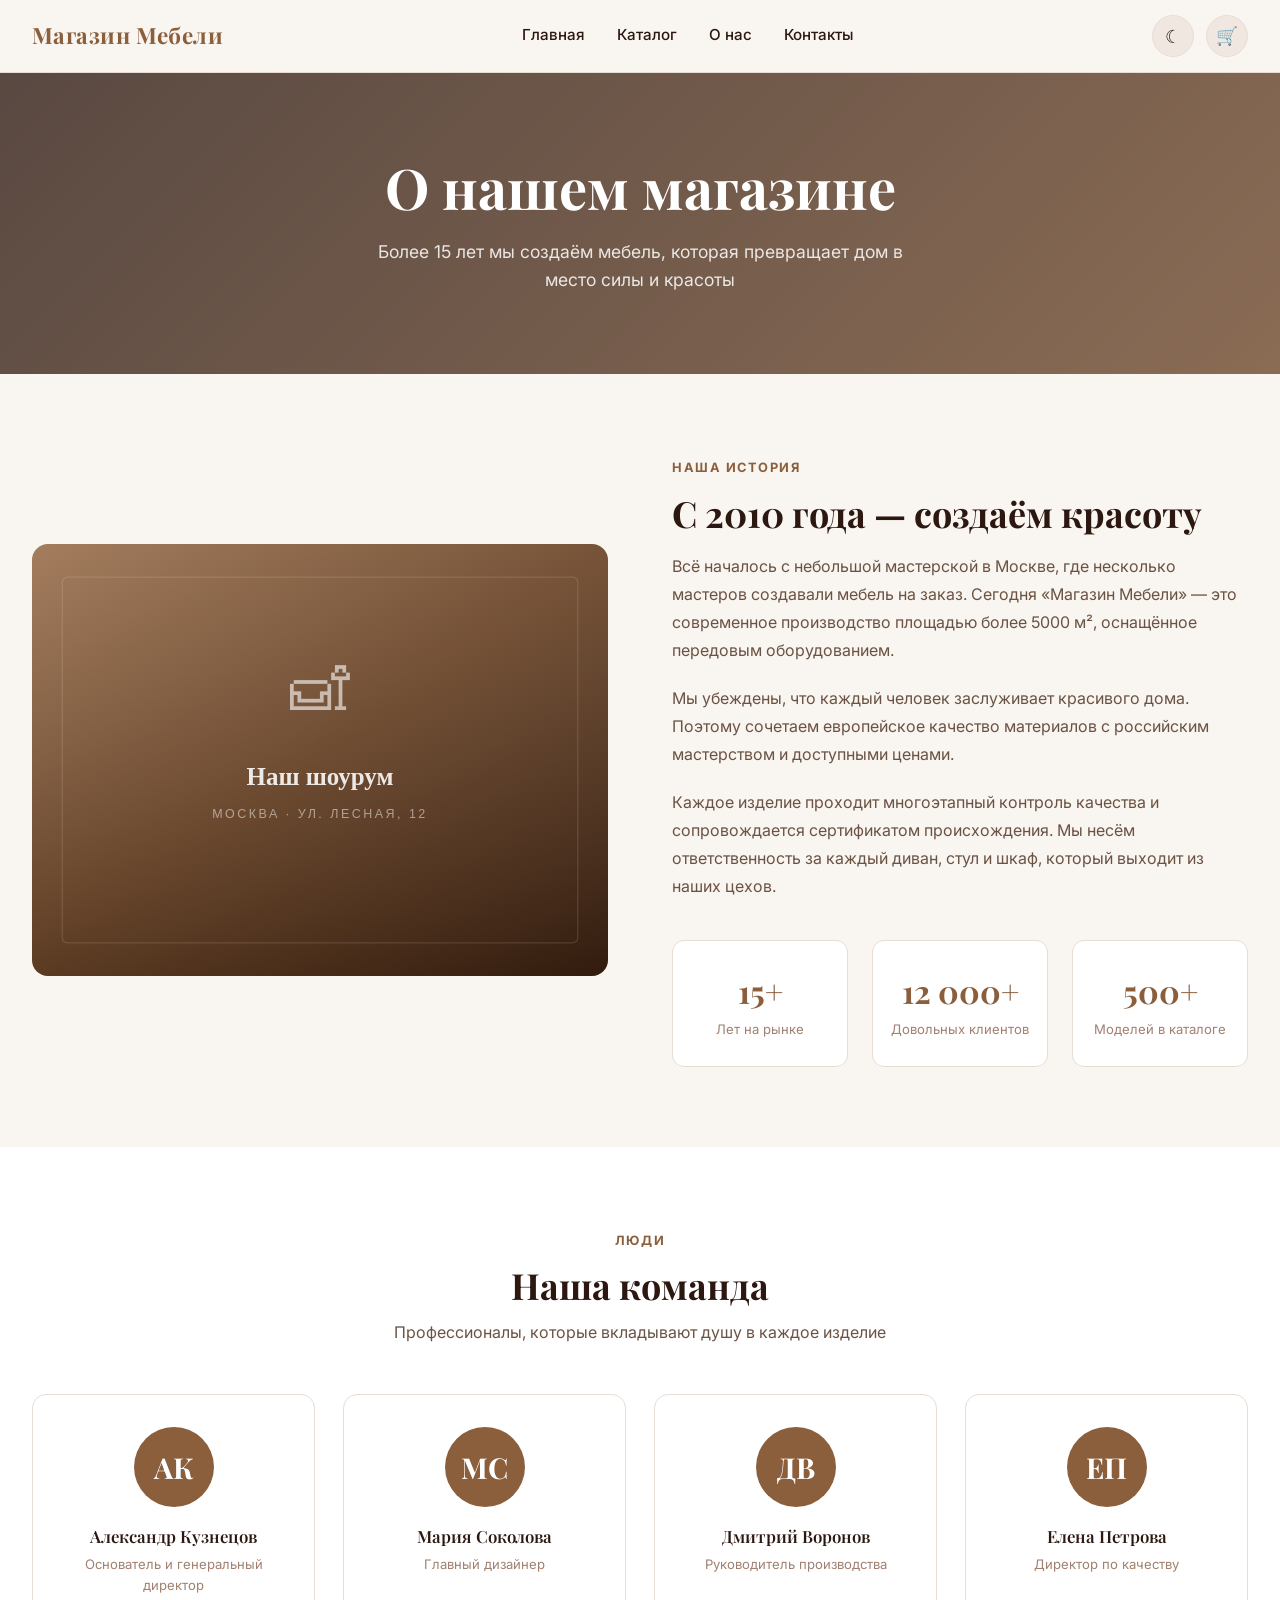
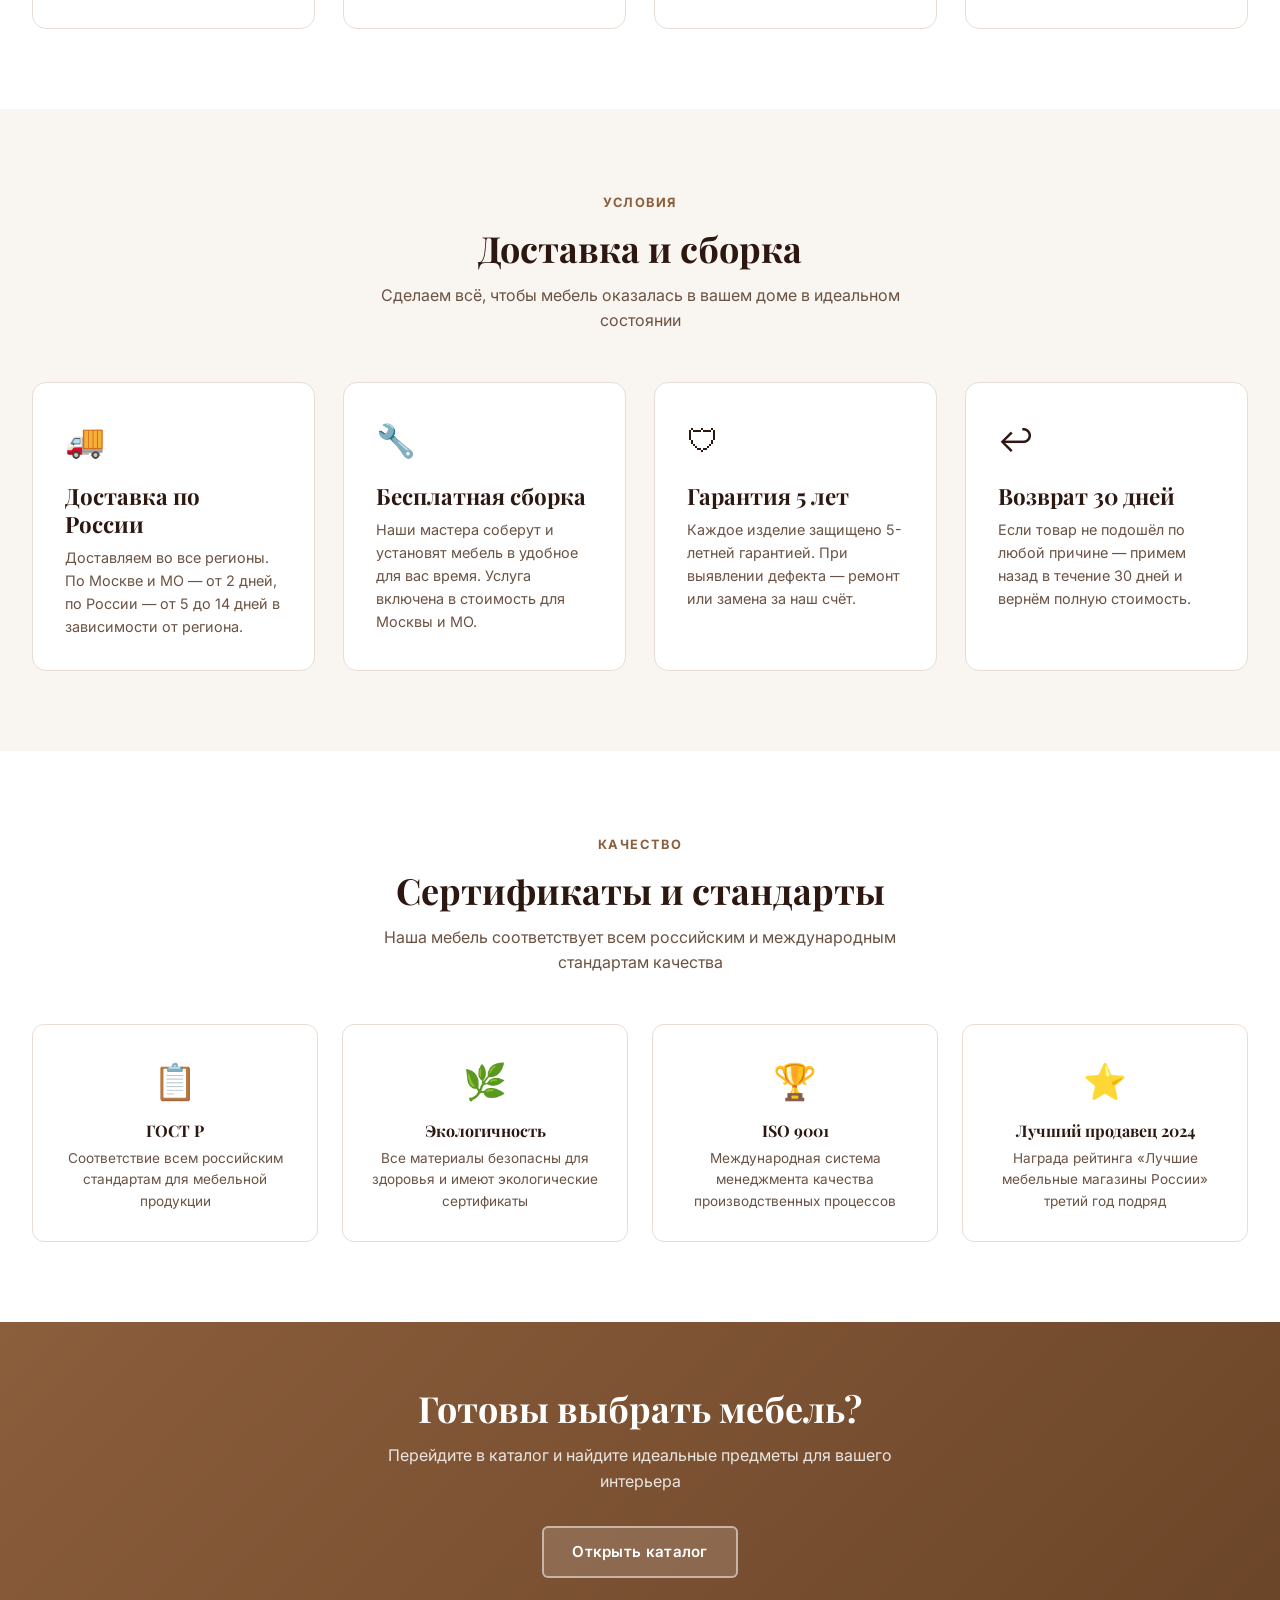
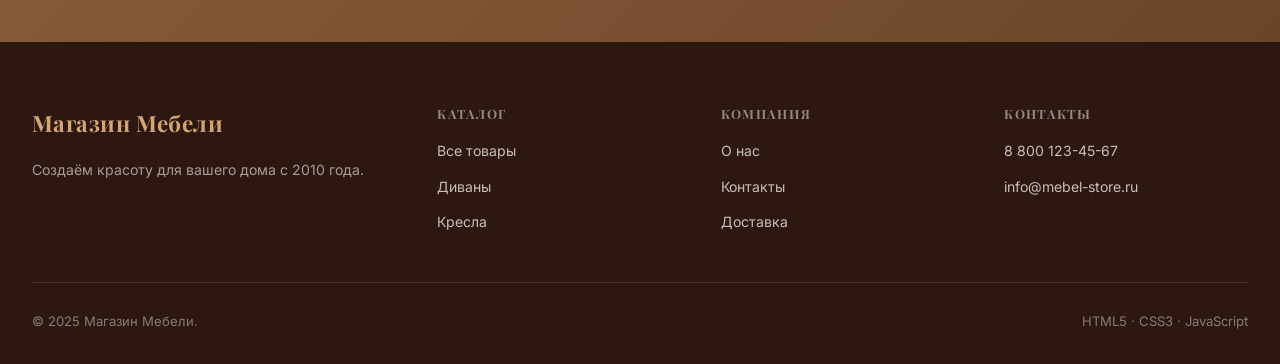
<file: about (1).html>
<!DOCTYPE html>
<html lang="ru">
<head>
  <meta charset="UTF-8">
  <meta name="viewport" content="width=device-width, initial-scale=1.0">
  <meta name="description" content="О компании Магазин Мебели — история, команда, доставка и гарантия.">
  <title>О нас — Магазин Мебели</title>
  <link rel="stylesheet" href="styles.css">
</head>
<body>

  <!-- ШАПКА -->
  <header>
    <div class="header-inner">
      <a href="index.html" class="logo">Магазин Мебели</a>
      <nav>
        <a href="index.html">Главная</a>
        <a href="catalog.html">Каталог</a>
        <a href="about.html" class="active">О нас</a>
        <a href="contact.html">Контакты</a>
      </nav>
      <div class="header-actions">
        <button class="btn-icon theme-toggle" title="Тёмная тема">☾</button>
        <a href="cart.html" class="btn-icon" style="position:relative;" title="Корзина">
          🛒
          <span class="cart-count"></span>
        </a>
      </div>
      <button class="burger" aria-label="Меню">
        <span></span><span></span><span></span>
      </button>
    </div>
  </header>

  <div class="mobile-menu">
    <a href="index.html">Главная</a>
    <a href="catalog.html">Каталог</a>
    <a href="about.html">О нас</a>
    <a href="contact.html">Контакты</a>
    <a href="cart.html">Корзина</a>
  </div>

  <main>
    <!-- HERO -->
    <div class="about-hero">
      <h1>О нашем магазине</h1>
      <p>Более 15 лет мы создаём мебель, которая превращает дом в место силы и красоты</p>
    </div>

    <!-- ИСТОРИЯ -->
    <section class="about-section">
      <div class="container">
        <div class="about-layout">
          <div class="about-image" id="about-img-wrap">
            <!-- SVG генерируется через JS -->
          </div>
          <div class="about-text">
            <span class="section-label">Наша история</span>
            <h2>С 2010 года — создаём красоту</h2>
            <p>Всё началось с небольшой мастерской в Москве, где несколько мастеров создавали мебель на заказ. Сегодня «Магазин Мебели» — это современное производство площадью более 5000 м², оснащённое передовым оборудованием.</p>
            <p>Мы убеждены, что каждый человек заслуживает красивого дома. Поэтому сочетаем европейское качество материалов с российским мастерством и доступными ценами.</p>
            <p>Каждое изделие проходит многоэтапный контроль качества и сопровождается сертификатом происхождения. Мы несём ответственность за каждый диван, стул и шкаф, который выходит из наших цехов.</p>

            <div class="about-stats">
              <div class="stat-item">
                <span class="stat-number">15+</span>
                <span class="stat-label">Лет на рынке</span>
              </div>
              <div class="stat-item">
                <span class="stat-number">12 000+</span>
                <span class="stat-label">Довольных клиентов</span>
              </div>
              <div class="stat-item">
                <span class="stat-number">500+</span>
                <span class="stat-label">Моделей в каталоге</span>
              </div>
            </div>
          </div>
        </div>
      </div>
    </section>

    <!-- КОМАНДА -->
    <section class="section" style="background:var(--bg-secondary);">
      <div class="container">
        <div class="section-header">
          <span class="section-label">Люди</span>
          <h2>Наша команда</h2>
          <p>Профессионалы, которые вкладывают душу в каждое изделие</p>
        </div>
        <div class="team-grid">
          <div class="team-card">
            <div class="team-avatar">АК</div>
            <div class="team-name">Александр Кузнецов</div>
            <div class="team-role">Основатель и генеральный директор</div>
          </div>
          <div class="team-card">
            <div class="team-avatar">МС</div>
            <div class="team-name">Мария Соколова</div>
            <div class="team-role">Главный дизайнер</div>
          </div>
          <div class="team-card">
            <div class="team-avatar">ДВ</div>
            <div class="team-name">Дмитрий Воронов</div>
            <div class="team-role">Руководитель производства</div>
          </div>
          <div class="team-card">
            <div class="team-avatar">ЕП</div>
            <div class="team-name">Елена Петрова</div>
            <div class="team-role">Директор по качеству</div>
          </div>
        </div>
      </div>
    </section>

    <!-- ДОСТАВКА -->
    <section class="section">
      <div class="container">
        <div class="section-header">
          <span class="section-label">Условия</span>
          <h2>Доставка и сборка</h2>
          <p>Сделаем всё, чтобы мебель оказалась в вашем доме в идеальном состоянии</p>
        </div>
        <div class="delivery-grid">
          <div class="delivery-card">
            <div class="delivery-icon">🚚</div>
            <h3>Доставка по России</h3>
            <p>Доставляем во все регионы. По Москве и МО — от 2 дней, по России — от 5 до 14 дней в зависимости от региона.</p>
          </div>
          <div class="delivery-card">
            <div class="delivery-icon">🔧</div>
            <h3>Бесплатная сборка</h3>
            <p>Наши мастера соберут и установят мебель в удобное для вас время. Услуга включена в стоимость для Москвы и МО.</p>
          </div>
          <div class="delivery-card">
            <div class="delivery-icon">🛡</div>
            <h3>Гарантия 5 лет</h3>
            <p>Каждое изделие защищено 5-летней гарантией. При выявлении дефекта — ремонт или замена за наш счёт.</p>
          </div>
          <div class="delivery-card">
            <div class="delivery-icon">↩</div>
            <h3>Возврат 30 дней</h3>
            <p>Если товар не подошёл по любой причине — примем назад в течение 30 дней и вернём полную стоимость.</p>
          </div>
        </div>
      </div>
    </section>

    <!-- СЕРТИФИКАТЫ -->
    <section class="section" style="background:var(--bg-secondary);">
      <div class="container">
        <div class="section-header">
          <span class="section-label">Качество</span>
          <h2>Сертификаты и стандарты</h2>
          <p>Наша мебель соответствует всем российским и международным стандартам качества</p>
        </div>
        <div style="display:grid;grid-template-columns:repeat(auto-fit,minmax(220px,1fr));gap:1.5rem;">
          <div style="background:var(--bg-card);border:1px solid var(--border);border-radius:12px;padding:1.75rem;text-align:center;">
            <div style="font-size:2.2rem;margin-bottom:0.75rem;">📋</div>
            <h3 style="font-size:1rem;margin-bottom:0.4rem;">ГОСТ Р</h3>
            <p style="font-size:0.85rem;color:var(--text-secondary);">Соответствие всем российским стандартам для мебельной продукции</p>
          </div>
          <div style="background:var(--bg-card);border:1px solid var(--border);border-radius:12px;padding:1.75rem;text-align:center;">
            <div style="font-size:2.2rem;margin-bottom:0.75rem;">🌿</div>
            <h3 style="font-size:1rem;margin-bottom:0.4rem;">Экологичность</h3>
            <p style="font-size:0.85rem;color:var(--text-secondary);">Все материалы безопасны для здоровья и имеют экологические сертификаты</p>
          </div>
          <div style="background:var(--bg-card);border:1px solid var(--border);border-radius:12px;padding:1.75rem;text-align:center;">
            <div style="font-size:2.2rem;margin-bottom:0.75rem;">🏆</div>
            <h3 style="font-size:1rem;margin-bottom:0.4rem;">ISO 9001</h3>
            <p style="font-size:0.85rem;color:var(--text-secondary);">Международная система менеджмента качества производственных процессов</p>
          </div>
          <div style="background:var(--bg-card);border:1px solid var(--border);border-radius:12px;padding:1.75rem;text-align:center;">
            <div style="font-size:2.2rem;margin-bottom:0.75rem;">⭐</div>
            <h3 style="font-size:1rem;margin-bottom:0.4rem;">Лучший продавец 2024</h3>
            <p style="font-size:0.85rem;color:var(--text-secondary);">Награда рейтинга «Лучшие мебельные магазины России» третий год подряд</p>
          </div>
        </div>
      </div>
    </section>

    <!-- CTA -->
    <section style="background:linear-gradient(135deg,var(--accent),var(--accent-dark));padding:4rem 2rem;text-align:center;">
      <div style="max-width:520px;margin:0 auto;">
        <h2 style="color:#fff;margin-bottom:0.75rem;">Готовы выбрать мебель?</h2>
        <p style="color:rgba(255,255,255,0.85);margin-bottom:2rem;">Перейдите в каталог и найдите идеальные предметы для вашего интерьера</p>
        <a href="catalog.html" class="btn btn-light">Открыть каталог</a>
      </div>
    </section>
  </main>

  <!-- ПОДВАЛ -->
  <footer>
    <div class="container">
      <div class="footer-grid">
        <div class="footer-brand">
          <span class="logo">Магазин Мебели</span>
          <p>Создаём красоту для вашего дома с 2010 года.</p>
        </div>
        <div class="footer-col">
          <h4>Каталог</h4>
          <ul>
            <li><a href="catalog.html">Все товары</a></li>
            <li><a href="catalog.html">Диваны</a></li>
            <li><a href="catalog.html">Кресла</a></li>
          </ul>
        </div>
        <div class="footer-col">
          <h4>Компания</h4>
          <ul>
            <li><a href="about.html">О нас</a></li>
            <li><a href="contact.html">Контакты</a></li>
            <li><a href="about.html">Доставка</a></li>
          </ul>
        </div>
        <div class="footer-col">
          <h4>Контакты</h4>
          <ul>
            <li><a href="tel:+78001234567">8 800 123-45-67</a></li>
            <li><a href="mailto:info@mebel-store.ru">info@mebel-store.ru</a></li>
          </ul>
        </div>
      </div>
      <div class="footer-bottom">
        <span>© 2025 Магазин Мебели.</span>
        <span>HTML5 · CSS3 · JavaScript</span>
      </div>
    </div>
  </footer>

  <script src="products.js"></script>
  <script src="script.js"></script>
  <script>
    // Изображение шоурума (встроенный SVG — без интернета)
    const aboutSvg = `<svg xmlns="http://www.w3.org/2000/svg" width="700" height="520" viewBox="0 0 700 520">
      <defs>
        <linearGradient id="bg" x1="0" y1="0" x2="1" y2="1">
          <stop offset="0%" stop-color="#9c7250"/>
          <stop offset="50%" stop-color="#6b4528"/>
          <stop offset="100%" stop-color="#3a2010"/>
        </linearGradient>
        <linearGradient id="panel" x1="0" y1="0" x2="0" y2="1">
          <stop offset="0%" stop-color="rgba(255,255,255,0.08)"/>
          <stop offset="100%" stop-color="rgba(0,0,0,0.15)"/>
        </linearGradient>
      </defs>
      <rect width="700" height="520" fill="url(#bg)"/>
      <rect x="0" y="0" width="700" height="520" fill="url(#panel)"/>
      <rect x="40" y="40" width="620" height="440" fill="none" stroke="rgba(255,255,255,0.12)" stroke-width="1.5" rx="6"/>
      <text x="350" y="200" text-anchor="middle" font-size="72" fill="rgba(255,255,255,0.6)">🛋</text>
      <text x="350" y="290" text-anchor="middle" font-family="Georgia,serif" font-size="30" fill="rgba(255,255,255,0.88)" font-weight="bold">Наш шоурум</text>
      <text x="350" y="330" text-anchor="middle" font-family="Arial,sans-serif" font-size="15" fill="rgba(255,255,255,0.5)" letter-spacing="3">МОСКВА · УЛ. ЛЕСНАЯ, 12</text>
    </svg>`;
    const aboutSrc = 'data:image/svg+xml;base64,' + btoa(unescape(encodeURIComponent(aboutSvg)));
    const wrap = document.getElementById('about-img-wrap');
    if (wrap) {
      wrap.innerHTML = `<img src="${aboutSrc}" alt="Наш шоурум" style="width:100%;height:100%;object-fit:cover;">`;
    }
  </script>
</body>
</html>
</file>
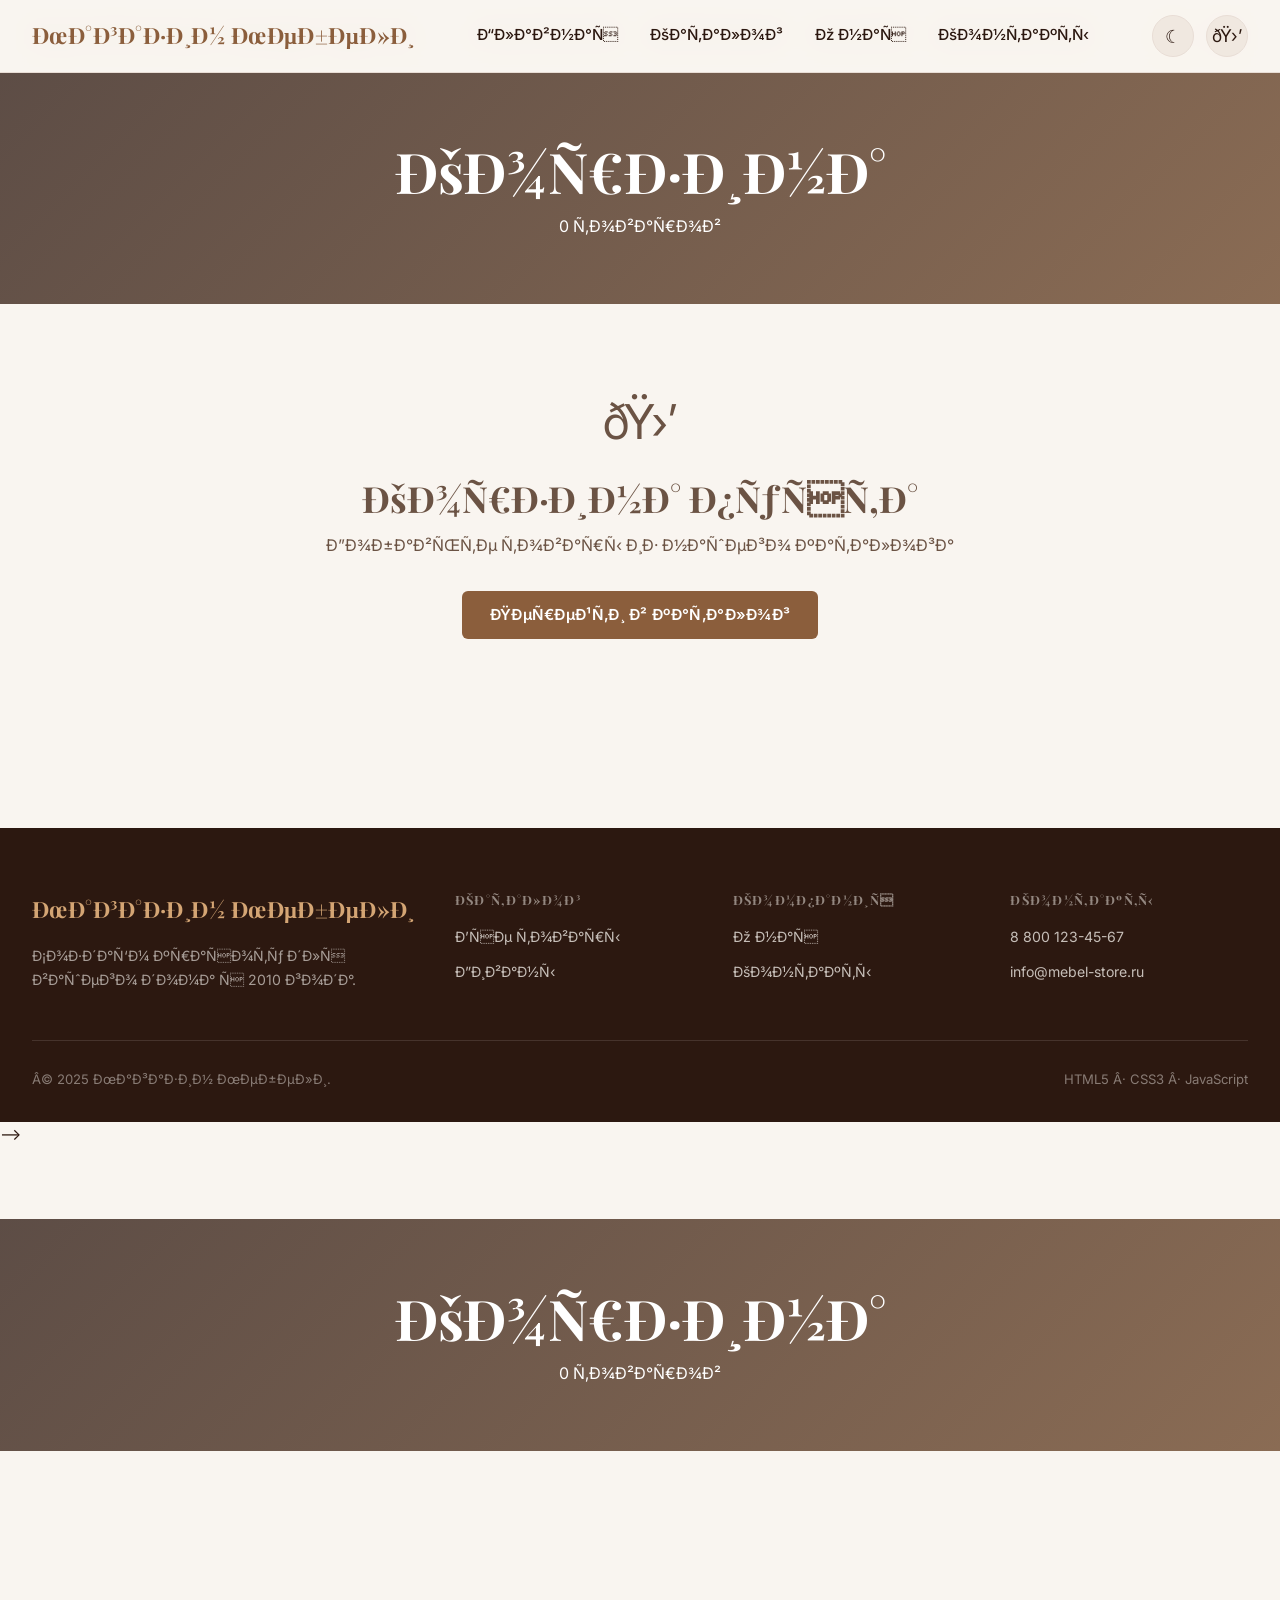
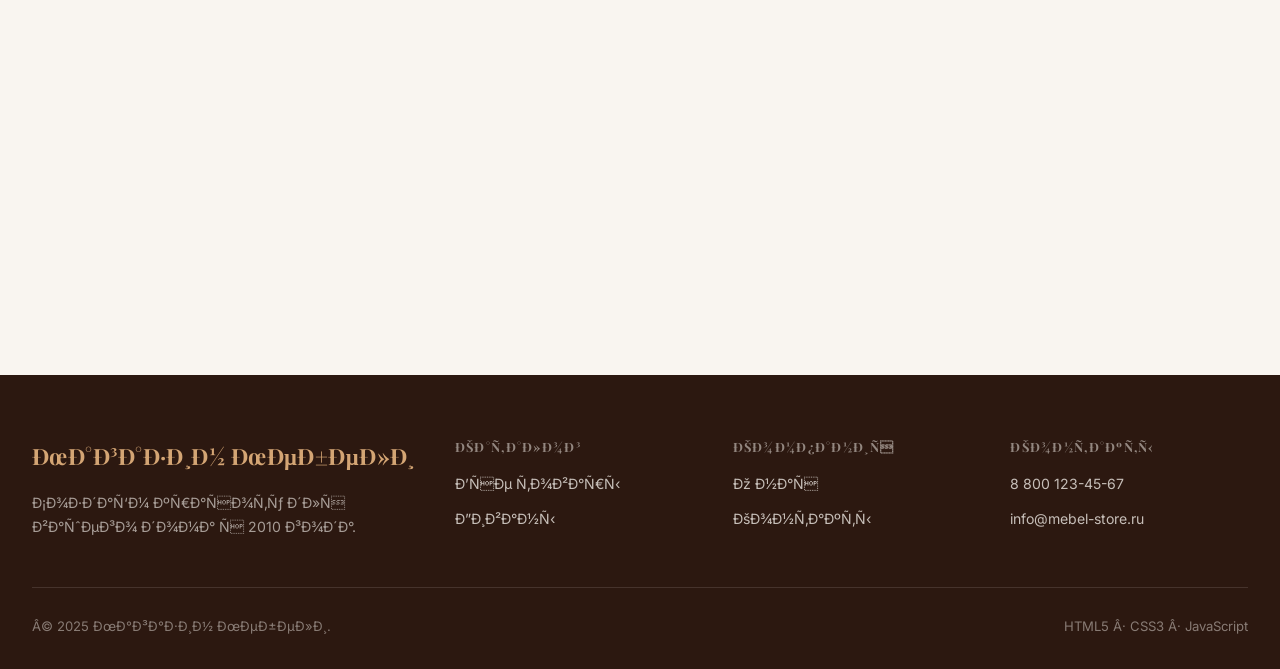
<file: cart.html>
<!-- <!doctype html>
<html lang="ru">
  <head>
    <meta charset="UTF-8" />
    <meta name="viewport" content="width=device-width, initial-scale=1.0" />
    <meta
      name="description"
      content="Корзина — Магазин Мебели. Просмотрите выбранные товары и оформите заказ."
    />
    <title>Корзина — Магазин Мебели</title>
    <link rel="stylesheet" href="styles.css" />
  </head>
  <body>
    <!-- ШАПКА -->
    <header>
      <div class="header-inner">
        <a href="index.html" class="logo">Магазин Мебели</a>
        <nav>
          <a href="index.html">Главная</a>
          <a href="catalog.html">Каталог</a>
          <a href="about.html">О нас</a>
          <a href="contact.html">Контакты</a>
        </nav>
        <div class="header-actions">
          <button class="btn-icon theme-toggle" title="Тёмная тема">☾</button>
          <a
            href="cart.html"
            class="btn-icon"
            style="position: relative"
            title="Корзина"
          >
            🛒
            <span class="cart-count"></span>
          </a>
        </div>
        <button class="burger" aria-label="Меню">
          <span></span><span></span><span></span>
        </button>
      </div>
    </header>

    <div class="mobile-menu">
      <a href="index.html">Главная</a>
      <a href="catalog.html">Каталог</a>
      <a href="about.html">О нас</a>
      <a href="contact.html">Контакты</a>
      <a href="cart.html">Корзина</a>
    </div>

    <main>
      <!-- HERO -->
      <div class="cart-hero">
        <h1>Корзина</h1>
        <p id="cart-hero-count">0 товаров</p>
      </div>

      <div class="container" id="cart-container">
        <!-- Контент рендерится через JS -->
      </div>
    </main>

    <!-- ПОДВАЛ -->
    <footer>
      <div class="container">
        <div class="footer-grid">
          <div class="footer-brand">
            <span class="logo">Магазин Мебели</span>
            <p>Создаём красоту для вашего дома с 2010 года.</p>
          </div>
          <div class="footer-col">
            <h4>Каталог</h4>
            <ul>
              <li><a href="catalog.html">Все товары</a></li>
              <li><a href="catalog.html">Диваны</a></li>
            </ul>
          </div>
          <div class="footer-col">
            <h4>Компания</h4>
            <ul>
              <li><a href="about.html">О нас</a></li>
              <li><a href="contact.html">Контакты</a></li>
            </ul>
          </div>
          <div class="footer-col">
            <h4>Контакты</h4>
            <ul>
              <li><a href="tel:+78001234567">8 800 123-45-67</a></li>
              <li>
                <a href="mailto:info@mebel-store.ru">info@mebel-store.ru</a>
              </li>
            </ul>
          </div>
        </div>
        <div class="footer-bottom">
          <span>© 2025 Магазин Мебели.</span>
          <span>HTML5 · CSS3 · JavaScript</span>
        </div>
      </div>
    </footer>

    <script src="products.js"></script>
    <script src="script.js"></script>
    <script>
      let activeDiscount = 0;
      let activePromoCode = "";
      let promoMessage = "";
      let promoIsError = false;
      // ---- РЕНДЕРИНГ КОРЗИНЫ ----
      function renderCart() {
        const cart = getCart();
        const container = document.getElementById("cart-container");
        const heroCount = document.getElementById("cart-hero-count");
        const totalItems = cart.reduce((s, i) => s + i.qty, 0);

        heroCount.textContent = `${totalItems} ${pluralize(totalItems, "товар", "товара", "товаров")}`;

        if (cart.length === 0) {
          container.innerHTML = `
          <div class="cart-empty" style="padding:5rem 2rem;">
            <div style="font-size:3rem;margin-bottom:1rem;">🛒</div>
            <h2>Корзина пуста</h2>
            <p style="color:var(--text-secondary);margin-bottom:2rem;">Добавьте товары из нашего каталога</p>
            <a href="catalog.html" class="btn btn-primary">Перейти в каталог</a>
          </div>
        `;
          return;
        }

        const subtotal = cart.reduce((s, i) => s + i.price * i.qty, 0);
        const delivery = subtotal >= 30000 ? 0 : 1990;
        const total = subtotal + delivery;

        container.innerHTML = `
        <div class="cart-layout">
          <!-- Товары -->
          <div>
            <div class="cart-items" id="cart-items-list">
              ${cart
                .map(
                  (item) => `
                <div class="cart-item" id="cart-item-${item.id}">
                  <div class="cart-item-img">
                    <img src="${item.image}" alt="${item.name}" loading="lazy">
                  </div>
                  <div>
                    <div class="cart-item-name">${item.name}</div>
                    <div class="cart-item-cat">${item.category}</div>
                    <div class="cart-item-qty">
                      <button class="cart-qty-btn" onclick="changeCartQty(${item.id}, -1)">−</button>
                      <div class="cart-qty-val" id="qty-${item.id}">${item.qty}</div>
                      <button class="cart-qty-btn" onclick="changeCartQty(${item.id}, 1)">+</button>
                    </div>
                  </div>
                  <div class="cart-item-price">
                    <span class="cart-price-val" id="price-${item.id}">${formatPrice(item.price * item.qty)}</span>
                    <button class="remove-btn" onclick="handleRemove(${item.id})">Удалить</button>
                  </div>
                </div>
              `,
                )
                .join("")}
            </div>

            <div style="margin-top:1.5rem;display:flex;gap:1rem;flex-wrap:wrap;">
              <a href="catalog.html" class="btn btn-outline btn-sm">Продолжить покупки</a>
              <button class="btn btn-sm" style="border:1px solid var(--border);color:var(--text-secondary);" onclick="clearCart()">Очистить корзину</button>
            </div>
          </div>

          <!-- Итого -->
          <!-- Итого -->
          <div class="cart-summary">
            <h3>Итого</h3>
            <div class="summary-row">
              <span>Товары (${totalItems} шт.)</span>
              <span>${formatPrice(subtotal)}</span>
            </div>
            <div class="summary-row">
              <span>Доставка</span>
              <span>${delivery === 0 ? '<span style="color:var(--success)">Бесплатно</span>' : formatPrice(delivery)}</span>
            </div>
            ${
              discount > 0
                ? `
            <div class="summary-row" style="color:var(--success);font-weight:700;">
              <span>Скидка по промокоду</span>
              <span>−${formatPrice(discount)}</span>
            </div>
            `
                : ""
            }
            ${
              delivery > 0
                ? `
              <div style="font-size:0.78rem;color:var(--text-muted);margin-top:-0.5rem;margin-bottom:0.5rem;">
                Бесплатная доставка от ${formatPrice(30000)}
              </div>
            `
                : ""
            }
            <div class="summary-row total">
              <span>К оплате</span>
              <span class="price">${formatPrice(total)}</span>
            </div>

          // <div class="cart-summary">
          //   <h3>Итого</h3>
          //   <div class="summary-row">
          //     <span>Товары (${totalItems} шт.)</span>
          //     <span>${formatPrice(subtotal)}</span>
          //   </div>
          //   <div class="summary-row">
          //     <span>Доставка</span>
          //     <span>${delivery === 0 ? '<span style="color:var(--success)">Бесплатно</span>' : formatPrice(delivery)}</span>
          //   </div>
          //   ${
          //     delivery > 0
          //       ? `
          //     <div style="font-size:0.78rem;color:var(--text-muted);margin-top:-0.5rem;margin-bottom:0.5rem;">
          //       Бесплатная доставка от ${formatPrice(30000)}
          //     </div>
          //   `
          //       : ""
          //   }
          //   <div class="summary-row total">
          //     <span>К оплате</span>
          //     <span class="price">${formatPrice(total)}</span>
          //   </div>
            

            <!-- Промокод -->
            <div style="margin-top:1.25rem;display:flex;gap:0.5rem;">
              <input type="text" class="form-input" id="promo-input" placeholder="Промокод" value="${activePromoCode}" style="flex:1;padding:0.6rem 0.85rem;font-size:0.85rem;">
              <button onclick="applyPromo()" style="padding:0.6rem 1rem;background:var(--accent);color:#fff;border:none;border-radius:8px;font-size:0.85rem;font-weight:600;cursor:pointer;white-space:nowrap;">Применить</button>
            </div>
            <div id="promo-result" style="margin-top:0.5rem;font-size:0.8rem;display:${promoMessage ? "block" : "none"};color:${promoIsError ? "var(--error)" : "var(--success)"};">
              ${promoMessage}
            </div>
            
            // <div style="margin-top:1.25rem;display:flex;gap:0.5rem;">
            //   <input type="text" class="form-input" id="promo-input" placeholder="Промокод" style="flex:1;padding:0.6rem 0.85rem;font-size:0.85rem;">
            //   <button onclick="applyPromo()" style="padding:0.6rem 1rem;background:var(--accent);color:#fff;border:none;border-radius:8px;font-size:0.85rem;font-weight:600;cursor:pointer;white-space:nowrap;">Применить</button>
            // </div>
            // <div id="promo-result" style="margin-top:0.5rem;font-size:0.8rem;display:none;"></div>

            <div class="order-contact">
              <h4>Контакты для связи</h4>
              <p>Оставьте телефон или почту — менеджер подтвердит заказ и уточнит доставку.</p>
              <input type="text" class="form-input" id="customer-name" placeholder="Ваше имя">
              <input type="tel" class="form-input" id="customer-phone" placeholder="+7 (999) 123-45-67">
              <input type="email" class="form-input" id="customer-email" placeholder="email@example.ru">
              <div class="form-error" id="order-contact-error">Укажите телефон или электронную почту для связи</div>
            </div>

            <button class="checkout-btn" onclick="handleCheckout()">
              Оформить заказ
            </button>

            <div style="margin-top:1.25rem;display:flex;flex-direction:column;gap:0.5rem;">
              <div style="display:flex;align-items:center;gap:0.5rem;font-size:0.8rem;color:var(--text-muted);">
                🔒 Безопасная оплата
              </div>
              <div style="display:flex;align-items:center;gap:0.5rem;font-size:0.8rem;color:var(--text-muted);">
                ↩ Возврат в течение 30 дней
              </div>
            </div>
          </div>
        </div>
      `;
      }

      // Склонение числительных
      function pluralize(n, one, few, many) {
        if (n % 10 === 1 && n % 100 !== 11) return one;
        if ([2, 3, 4].includes(n % 10) && ![12, 13, 14].includes(n % 100))
          return few;
        return many;
      }

      // Изменить количество
      function changeCartQty(id, delta) {
        const cart = getCart();
        const item = cart.find((i) => i.id === id);
        if (!item) return;
        item.qty = Math.max(1, item.qty + delta);
        saveCart(cart);
        renderCart();
      }

      // Удалить товар
      function handleRemove(id) {
        removeFromCart(id);
        renderCart();
        showToast("Товар удалён из корзины", "error");
      }

      // Очистить корзину
      function clearCart() {
        if (confirm("Очистить корзину?")) {
          localStorage.removeItem("cart");
          updateCartCount();
          renderCart();
        }
      }

      // Применить промокод
      function applyPromo() {
        const code = document
          .getElementById("promo-input")
          .value.trim()
          .toUpperCase();
        if (code === "НОВЫЙ2025") {
          activeDiscount = 0.15;
          activePromoCode = code;
          promoMessage = "Промокод применён! Скидка 15%";
          promoIsError = false;
          renderCart();
          showToast("Промокод применён: скидка 15%", "success");
        } else if (code === "") {
          activeDiscount = 0;
          activePromoCode = "";
          promoMessage = "Введите промокод";
          promoIsError = true;
          renderCart();
        } else {
          activeDiscount = 0;
          activePromoCode = "";
          promoMessage = "Промокод не найден или истёк";
          promoIsError = true;
          renderCart();
          showToast("Промокод не найден или истёк", "error");
        }
      }
      // function applyPromo() {
      //   const code = document
      //     .getElementById("promo-input")
      //     .value.trim()
      //     .toUpperCase();
      //   const result = document.getElementById("promo-result");
      //   result.style.display = "block";
      //   if (code === "НОВЫЙ2025") {
      //     result.style.color = "var(--success)";
      //     result.textContent = "Промокод применён! Скидка 15%";
      //   } else if (code === "") {
      //     result.style.color = "var(--error)";
      //     result.textContent = "Введите промокод";
      //   } else {
      //     result.style.color = "var(--error)";
      //     result.textContent = "Промокод не найден или истёк";
      //   }
      // }

      // Оформить заказ
       function handleCheckout() {
        const phone = document.getElementById("customer-phone").value.trim();
        const email = document.getElementById("customer-email").value.trim();
        const error = document.getElementById("order-contact-error");
        const phoneOk = /^[\d\s\+\-\(\)]{10,}$/.test(phone);
        const emailOk = /^[^\s@]+@[^\s@]+\.[^\s@]+$/.test(email);

        if (!phoneOk && !emailOk) {
          error.classList.add("show");
          showToast("Оставьте телефон или почту для связи", "error");
          return;
        }

        error.classList.remove("show");
        showToast(
          "Заказ оформлен! Мы свяжемся с вами в течение часа.",
          "success",
        );
        localStorage.removeItem("cart");
        activeDiscount = 0;
        activePromoCode = "";
        promoMessage = "";
        promoIsError = false;
        updateCartCount();
        setTimeout(() => renderCart(), 2000);
      }

      // function handleCheckout() {
      //   const phone = document.getElementById("customer-phone").value.trim();
      //   const email = document.getElementById("customer-email").value.trim();
      //   const error = document.getElementById("order-contact-error");
      //   const phoneOk = /^[\d\s\+\-\(\)]{10,}$/.test(phone);
      //   const emailOk = /^[^\s@]+@[^\s@]+\.[^\s@]+$/.test(email);

      //   if (!phoneOk && !emailOk) {
      //     error.classList.add("show");
      //     showToast("Оставьте телефон или почту для связи", "error");
      //     return;
      //   }

      //   error.classList.remove("show");
      //   showToast(
      //     "Заказ оформлен! Мы свяжемся с вами в течение часа.",
      //     "success",
      //   );
      //   localStorage.removeItem("cart");
      //   updateCartCount();
      //   setTimeout(() => renderCart(), 2000);
      // }

      // ---- Инициализация ----
      renderCart();
    </script>
  </body>
</html> -->
<!doctype html>
<html lang="ru">
  <head>
    <meta charset="UTF-8" />
    <meta name="viewport" content="width=device-width, initial-scale=1.0" />
    <meta
      name="description"
      content="Корзина — Магазин Мебели. Просмотрите выбранные товары и оформите заказ."
    />
    <title>Корзина — Магазин Мебели</title>
    <link rel="stylesheet" href="styles.css" />
  </head>
  <body>
    <!-- ШАПКА -->
    <header>
      <div class="header-inner">
        <a href="index.html" class="logo">Магазин Мебели</a>
        <nav>
          <a href="index.html">Главная</a>
          <a href="catalog.html">Каталог</a>
          <a href="about.html">О нас</a>
          <a href="contact.html">Контакты</a>
        </nav>
        <div class="header-actions">
          <button class="btn-icon theme-toggle" title="Тёмная тема">☾</button>
          <a
            href="cart.html"
            class="btn-icon"
            style="position: relative"
            title="Корзина"
          >
            🛒
            <span class="cart-count"></span>
          </a>
        </div>
        <button class="burger" aria-label="Меню">
          <span></span><span></span><span></span>
        </button>
      </div>
    </header>

    <div class="mobile-menu">
      <a href="index.html">Главная</a>
      <a href="catalog.html">Каталог</a>
      <a href="about.html">О нас</a>
      <a href="contact.html">Контакты</a>
      <a href="cart.html">Корзина</a>
    </div>

    <main>
      <!-- HERO -->
      <div class="cart-hero">
        <h1>Корзина</h1>
        <p id="cart-hero-count">0 товаров</p>
      </div>

      <div class="container" id="cart-container">
        <!-- Контент рендерится через JS -->
      </div>
    </main>

    <!-- ПОДВАЛ -->
    <footer>
      <div class="container">
        <div class="footer-grid">
          <div class="footer-brand">
            <span class="logo">Магазин Мебели</span>
            <p>Создаём красоту для вашего дома с 2010 года.</p>
          </div>
          <div class="footer-col">
            <h4>Каталог</h4>
            <ul>
              <li><a href="catalog.html">Все товары</a></li>
              <li><a href="catalog.html">Диваны</a></li>
            </ul>
          </div>
          <div class="footer-col">
            <h4>Компания</h4>
            <ul>
              <li><a href="about.html">О нас</a></li>
              <li><a href="contact.html">Контакты</a></li>
            </ul>
          </div>
          <div class="footer-col">
            <h4>Контакты</h4>
            <ul>
              <li><a href="tel:+78001234567">8 800 123-45-67</a></li>
              <li>
                <a href="mailto:info@mebel-store.ru">info@mebel-store.ru</a>
              </li>
            </ul>
          </div>
        </div>
        <div class="footer-bottom">
          <span>© 2025 Магазин Мебели.</span>
          <span>HTML5 · CSS3 · JavaScript</span>
        </div>
      </div>
    </footer>

    <script src="products.js"></script>
    <script src="script.js"></script>
    <script>
      let activeDiscount = 0;
      let activePromoCode = "";
      let promoMessage = "";
      let promoIsError = false;

      // ---- РЕНДЕРИНГ КОРЗИНЫ ----
      function renderCart() {
        const cart = getCart();
        const container = document.getElementById("cart-container");
        const heroCount = document.getElementById("cart-hero-count");
        const totalItems = cart.reduce((s, i) => s + i.qty, 0);

        heroCount.textContent = `${totalItems} ${pluralize(totalItems, "товар", "товара", "товаров")}`;

        if (cart.length === 0) {
          container.innerHTML = `
          <div class="cart-empty" style="padding:5rem 2rem;">
            <div style="font-size:3rem;margin-bottom:1rem;">🛒</div>
            <h2>Корзина пуста</h2>
            <p style="color:var(--text-secondary);margin-bottom:2rem;">Добавьте товары из нашего каталога</p>
            <a href="catalog.html" class="btn btn-primary">Перейти в каталог</a>
          </div>
        `;
          return;
        }

        const subtotal = cart.reduce((s, i) => s + i.price * i.qty, 0);
        const delivery = subtotal >= 30000 ? 0 : 1990;
        const discount = Math.round(subtotal * activeDiscount);
        const total = subtotal - discount + delivery;

        container.innerHTML = `
        <div class="cart-layout">
          <!-- Товары -->
          <div>
            <div class="cart-items" id="cart-items-list">
              ${cart
                .map(
                  (item) => `
                <div class="cart-item" id="cart-item-${item.id}">
                  <div class="cart-item-img">
                    <img src="${item.image}" alt="${item.name}" loading="lazy">
                  </div>
                  <div>
                    <div class="cart-item-name">${item.name}</div>
                    <div class="cart-item-cat">${item.category}</div>
                    <div class="cart-item-qty">
                      <button class="cart-qty-btn" onclick="changeCartQty(${item.id}, -1)">−</button>
                      <div class="cart-qty-val" id="qty-${item.id}">${item.qty}</div>
                      <button class="cart-qty-btn" onclick="changeCartQty(${item.id}, 1)">+</button>
                    </div>
                  </div>
                  <div class="cart-item-price">
                    <span class="cart-price-val" id="price-${item.id}">${formatPrice(item.price * item.qty)}</span>
                    <button class="remove-btn" onclick="handleRemove(${item.id})">Удалить</button>
                  </div>
                </div>
              `,
                )
                .join("")}
            </div>

            <div style="margin-top:1.5rem;display:flex;gap:1rem;flex-wrap:wrap;">
              <a href="catalog.html" class="btn btn-outline btn-sm">Продолжить покупки</a>
              <button class="btn btn-sm" style="border:1px solid var(--border);color:var(--text-secondary);" onclick="clearCart()">Очистить корзину</button>
            </div>
          </div>

          <!-- Итого -->
          <div class="cart-summary">
            <h3>Итого</h3>
            <div class="summary-row">
              <span>Товары (${totalItems} шт.)</span>
              <span>${formatPrice(subtotal)}</span>
            </div>
            <div class="summary-row">
              <span>Доставка</span>
              <span>${delivery === 0 ? '<span style="color:var(--success)">Бесплатно</span>' : formatPrice(delivery)}</span>
            </div>
            ${
              discount > 0
                ? `
            <div class="summary-row" style="color:var(--success);font-weight:700;">
              <span>Скидка по промокоду</span>
              <span>−${formatPrice(discount)}</span>
            </div>
            `
                : ""
            }
            ${
              delivery > 0
                ? `
              <div style="font-size:0.78rem;color:var(--text-muted);margin-top:-0.5rem;margin-bottom:0.5rem;">
                Бесплатная доставка от ${formatPrice(30000)}
              </div>
            `
                : ""
            }
            <div class="summary-row total">
              <span>К оплате</span>
              <span class="price">${formatPrice(total)}</span>
            </div>

            <!-- Промокод -->
            <div style="margin-top:1.25rem;display:flex;gap:0.5rem;">
              <input type="text" class="form-input" id="promo-input" placeholder="Промокод" value="${activePromoCode}" style="flex:1;padding:0.6rem 0.85rem;font-size:0.85rem;">
              <button onclick="applyPromo()" style="padding:0.6rem 1rem;background:var(--accent);color:#fff;border:none;border-radius:8px;font-size:0.85rem;font-weight:600;cursor:pointer;white-space:nowrap;">Применить</button>
            </div>
            <div id="promo-result" style="margin-top:0.5rem;font-size:0.8rem;display:${promoMessage ? "block" : "none"};color:${promoIsError ? "var(--error)" : "var(--success)"};">
              ${promoMessage}
            </div>

            <div class="order-contact">
              <h4>Контакты для связи</h4>
              <p>Оставьте телефон или почту — менеджер подтвердит заказ и уточнит доставку.</p>
              <input type="text" class="form-input" id="customer-name" placeholder="Ваше имя">
              <input type="tel" class="form-input" id="customer-phone" placeholder="+7 (999) 123-45-67">
              <input type="email" class="form-input" id="customer-email" placeholder="email@example.ru">
              <div class="form-error" id="order-contact-error">Укажите телефон или электронную почту для связи</div>
            </div>

            <button class="checkout-btn" onclick="handleCheckout()">
              Оформить заказ
            </button>

            <div style="margin-top:1.25rem;display:flex;flex-direction:column;gap:0.5rem;">
              <div style="display:flex;align-items:center;gap:0.5rem;font-size:0.8rem;color:var(--text-muted);">
                🔒 Безопасная оплата
              </div>
              <div style="display:flex;align-items:center;gap:0.5rem;font-size:0.8rem;color:var(--text-muted);">
                ↩ Возврат в течение 30 дней
              </div>
            </div>
          </div>
        </div>
      `;
      }

      // Склонение числительных
      function pluralize(n, one, few, many) {
        if (n % 10 === 1 && n % 100 !== 11) return one;
        if ([2, 3, 4].includes(n % 10) && ![12, 13, 14].includes(n % 100))
          return few;
        return many;
      }

      // Изменить количество
      function changeCartQty(id, delta) {
        const cart = getCart();
        const item = cart.find((i) => i.id === id);
        if (!item) return;
        item.qty = Math.max(1, item.qty + delta);
        saveCart(cart);
        renderCart();
      }

      // Удалить товар
      function handleRemove(id) {
        removeFromCart(id);
        renderCart();
        showToast("Товар удалён из корзины", "error");
      }

      // Очистить корзину
      function clearCart() {
        if (confirm("Очистить корзину?")) {
          localStorage.removeItem("cart");
          activeDiscount = 0;
          activePromoCode = "";
          promoMessage = "";
          promoIsError = false;
          updateCartCount();
          renderCart();
        }
      }

      // Применить промокод
      function applyPromo() {
        const code = document
          .getElementById("promo-input")
          .value.trim()
          .toUpperCase();
        if (code === "НОВЫЙ2025") {
          activeDiscount = 0.15;
          activePromoCode = code;
          promoMessage = "Промокод применён! Скидка 15%";
          promoIsError = false;
          renderCart();
          showToast("Промокод применён: скидка 15%", "success");
        } else if (code === "") {
          activeDiscount = 0;
          activePromoCode = "";
          promoMessage = "Введите промокод";
          promoIsError = true;
          renderCart();
        } else {
          activeDiscount = 0;
          activePromoCode = "";
          promoMessage = "Промокод не найден или истёк";
          promoIsError = true;
          renderCart();
          showToast("Промокод не найден или истёк", "error");
        }
      }

      // Оформить заказ
      function handleCheckout() {
        const phone = document.getElementById("customer-phone").value.trim();
        const email = document.getElementById("customer-email").value.trim();
        const error = document.getElementById("order-contact-error");
        const phoneOk = /^[\d\s\+\-\(\)]{10,}$/.test(phone);
        const emailOk = /^[^\s@]+@[^\s@]+\.[^\s@]+$/.test(email);

        if (!phoneOk && !emailOk) {
          error.classList.add("show");
          showToast("Оставьте телефон или почту для связи", "error");
          return;
        }

        error.classList.remove("show");
        showToast(
          "Заказ оформлен! Мы свяжемся с вами в течение часа.",
          "success",
        );
        localStorage.removeItem("cart");
        activeDiscount = 0;
        activePromoCode = "";
        promoMessage = "";
        promoIsError = false;
        updateCartCount();
        setTimeout(() => renderCart(), 2000);
      }

      // ---- Инициализация ----
      renderCart();
    </script>
  </body>
</html>
</file>
<file: styles.css>
/* ========================================
   МАГАЗИН МЕБЕЛИ — Главный файл стилей
   ======================================== */

/* Google Fonts */
@import url('https://fonts.googleapis.com/css2?family=Playfair+Display:wght@400;600;700&family=Inter:wght@300;400;500;600&display=swap');

/* ==========================================
   CSS ПЕРЕМЕННЫЕ (Светлая тема по умолчанию)
   ========================================== */
:root {
  --bg: #f9f5f0;
  --bg-secondary: #ffffff;
  --bg-card: #ffffff;
  --text-primary: #2c1810;
  --text-secondary: #6b5344;
  --text-muted: #a08070;
  --accent: #8b5e3c;
  --accent-dark: #6b4528;
  --accent-light: #d4a574;
  --border: #e8ddd5;
  --shadow: rgba(139, 94, 60, 0.12);
  --shadow-hover: rgba(139, 94, 60, 0.22);
  --header-bg: rgba(249, 245, 240, 0.95);
  --nav-link: #2c1810;
  --footer-bg: #2c1810;
  --footer-text: #f9f5f0;
  --input-bg: #ffffff;
  --tag-bg: #f0e8e0;
  --success: #4a7c59;
  --error: #c0392b;
  --star-color: #d4a574;
  --badge-bg: #8b5e3c;
  --hero-overlay: rgba(44, 24, 16, 0.4);
}

/* Тёмная тема */
body.dark {
  --bg: #1a1208;
  --bg-secondary: #241810;
  --bg-card: #2e1e12;
  --text-primary: #f0e8df;
  --text-secondary: #c4a88e;
  --text-muted: #8a7060;
  --accent: #d4a574;
  --accent-dark: #e8c090;
  --accent-light: #f0d4b0;
  --border: #3e2c1e;
  --shadow: rgba(0, 0, 0, 0.4);
  --shadow-hover: rgba(0, 0, 0, 0.6);
  --header-bg: rgba(26, 18, 8, 0.97);
  --nav-link: #f0e8df;
  --footer-bg: #0e0904;
  --footer-text: #c4a88e;
  --input-bg: #2e1e12;
  --tag-bg: #3e2c1e;
  --success: #5a9c6e;
  --error: #e05555;
  --star-color: #d4a574;
  --badge-bg: #d4a574;
  --hero-overlay: rgba(0, 0, 0, 0.55);
}

/* ==========================================
   СБРОС И БАЗОВЫЕ СТИЛИ
   ========================================== */
*, *::before, *::after {
  box-sizing: border-box;
  margin: 0;
  padding: 0;
}

html {
  scroll-behavior: smooth;
}

body {
  font-family: 'Inter', sans-serif;
  background-color: var(--bg);
  color: var(--text-primary);
  line-height: 1.6;
  transition: background-color 0.3s ease, color 0.3s ease;
}

img {
  max-width: 100%;
  height: auto;
  display: block;
}

a {
  text-decoration: none;
  color: inherit;
}

ul {
  list-style: none;
}

button {
  cursor: pointer;
  border: none;
  background: none;
  font-family: inherit;
}

input, textarea, select {
  font-family: inherit;
}

/* ==========================================
   ТИПОГРАФИКА
   ========================================== */
h1, h2, h3, h4 {
  font-family: 'Playfair Display', serif;
  line-height: 1.25;
}

h1 { font-size: clamp(2rem, 5vw, 3.5rem); }
h2 { font-size: clamp(1.5rem, 3vw, 2.25rem); }
h3 { font-size: clamp(1.1rem, 2vw, 1.4rem); }

/* ==========================================
   ШАПКА (HEADER)
   ========================================== */
header {
  position: fixed;
  top: 0;
  left: 0;
  right: 0;
  z-index: 1000;
  background: var(--header-bg);
  backdrop-filter: blur(12px);
  border-bottom: 1px solid var(--border);
  transition: background 0.3s ease, border-color 0.3s ease;
}

.header-inner {
  max-width: 1280px;
  margin: 0 auto;
  padding: 0 2rem;
  height: 72px;
  display: flex;
  align-items: center;
  justify-content: space-between;
  gap: 2rem;
}

.logo {
  font-family: 'Playfair Display', serif;
  font-size: 1.4rem;
  font-weight: 700;
  color: var(--accent);
  letter-spacing: 0.02em;
  white-space: nowrap;
}

nav {
  display: flex;
  align-items: center;
  gap: 2rem;
}

nav a {
  color: var(--nav-link);
  font-size: 0.95rem;
  font-weight: 500;
  position: relative;
  padding-bottom: 2px;
  transition: color 0.2s;
}

nav a::after {
  content: '';
  position: absolute;
  bottom: -2px;
  left: 0;
  right: 0;
  height: 2px;
  background: var(--accent);
  transform: scaleX(0);
  transition: transform 0.25s ease;
  transform-origin: left;
}

nav a:hover, nav a.active {
  color: var(--accent);
}

nav a:hover::after, nav a.active::after {
  transform: scaleX(1);
}

.header-actions {
  display: flex;
  align-items: center;
  gap: 0.75rem;
}

.btn-icon {
  width: 42px;
  height: 42px;
  border-radius: 50%;
  display: flex;
  align-items: center;
  justify-content: center;
  background: var(--tag-bg);
  color: var(--text-primary);
  border: 1px solid var(--border);
  transition: all 0.2s;
  font-size: 1.1rem;
  position: relative;
}

.btn-icon:hover {
  background: var(--accent);
  color: #fff;
  border-color: var(--accent);
  transform: translateY(-1px);
}

.cart-count {
  position: absolute;
  top: -4px;
  right: -4px;
  background: var(--accent);
  color: #fff;
  border-radius: 50%;
  width: 18px;
  height: 18px;
  font-size: 0.65rem;
  font-weight: 700;
  display: flex;
  align-items: center;
  justify-content: center;
  display: none;
}

.cart-count.visible {
  display: flex;
}

/* Бургер-меню */
.burger {
  display: none;
  flex-direction: column;
  gap: 5px;
  padding: 8px;
  background: none;
  border: none;
}

.burger span {
  display: block;
  width: 24px;
  height: 2px;
  background: var(--text-primary);
  transition: all 0.3s;
  border-radius: 2px;
}

.burger.open span:nth-child(1) {
  transform: translateY(7px) rotate(45deg);
}
.burger.open span:nth-child(2) {
  opacity: 0;
}
.burger.open span:nth-child(3) {
  transform: translateY(-7px) rotate(-45deg);
}

/* Мобильное меню */
.mobile-menu {
  display: none;
  position: fixed;
  top: 72px;
  left: 0;
  right: 0;
  background: var(--bg-secondary);
  border-bottom: 1px solid var(--border);
  z-index: 999;
  padding: 1.5rem 2rem;
  flex-direction: column;
  gap: 1rem;
  transform: translateY(-110%);
  transition: transform 0.3s ease;
}

.mobile-menu.open {
  transform: translateY(0);
}

.mobile-menu a {
  font-size: 1.05rem;
  font-weight: 500;
  color: var(--text-primary);
  padding: 0.5rem 0;
  border-bottom: 1px solid var(--border);
}

/* ==========================================
   ОСНОВНОЙ КОНТЕНТ
   ========================================== */
main {
  padding-top: 72px;
  min-height: calc(100vh - 72px);
}

.container {
  max-width: 1280px;
  margin: 0 auto;
  padding: 0 2rem;
}

/* ==========================================
   КНОПКИ
   ========================================== */
.btn {
  display: inline-flex;
  align-items: center;
  gap: 0.5rem;
  padding: 0.75rem 1.75rem;
  border-radius: 6px;
  font-size: 0.95rem;
  font-weight: 600;
  transition: all 0.25s ease;
  letter-spacing: 0.02em;
  cursor: pointer;
  border: none;
}

.btn-primary {
  background: var(--accent);
  color: #fff;
}

.btn-primary:hover {
  background: var(--accent-dark);
  transform: translateY(-2px);
  box-shadow: 0 6px 20px var(--shadow-hover);
}

.btn-outline {
  background: transparent;
  color: var(--accent);
  border: 2px solid var(--accent);
}

.btn-outline:hover {
  background: var(--accent);
  color: #fff;
  transform: translateY(-2px);
}

.btn-light {
  background: rgba(255,255,255,0.15);
  color: #fff;
  border: 2px solid rgba(255,255,255,0.5);
  backdrop-filter: blur(4px);
}

.btn-light:hover {
  background: rgba(255,255,255,0.25);
  transform: translateY(-2px);
}

.btn-sm {
  padding: 0.5rem 1.1rem;
  font-size: 0.85rem;
}

/* ==========================================
   HERO СЕКЦИЯ (Главная)
   ========================================== */
.hero {
  position: relative;
  height: 88vh;
  min-height: 560px;
  display: flex;
  align-items: center;
  overflow: hidden;
}

.hero-slider {
  position: absolute;
  inset: 0;
}

.hero-slide {
  position: absolute;
  inset: 0;
  background-size: cover;
  background-position: center;
  opacity: 0;
  transform: scale(1.08);
  transition: opacity 1s ease, transform 7s ease;
}

.hero-slide.active {
  opacity: 1;
  transform: scale(1);
}

.hero-overlay {
  position: absolute;
  inset: 0;
  background: var(--hero-overlay);
}

.hero-content {
  position: relative;
  z-index: 2;
  color: #fff;
  max-width: 620px;
  padding: 0 2rem;
  margin-left: calc((100vw - 1280px) / 2);
  animation: fadeInUp 0.8s ease both;
}

@keyframes fadeInUp {
  from { opacity: 0; transform: translateY(30px); }
  to { opacity: 1; transform: translateY(0); }
}

.hero-badge {
  display: inline-block;
  background: rgba(212, 165, 116, 0.3);
  border: 1px solid rgba(212, 165, 116, 0.6);
  color: #f0d4b0;
  padding: 0.35rem 1rem;
  border-radius: 30px;
  font-size: 0.8rem;
  font-weight: 600;
  letter-spacing: 0.08em;
  text-transform: uppercase;
  margin-bottom: 1.25rem;
}

.hero-content h1 {
  color: #fff;
  margin-bottom: 1.25rem;
  text-shadow: 0 2px 12px rgba(0,0,0,0.3);
}

.hero-content p {
  font-size: 1.1rem;
  color: rgba(255,255,255,0.88);
  margin-bottom: 2rem;
  max-width: 500px;
}

.hero-buttons {
  display: flex;
  gap: 1rem;
  flex-wrap: wrap;
}

.hero-stats {
  display: flex;
  flex-wrap: wrap;
  gap: 0.75rem;
  margin-top: 2rem;
}

.hero-stats span {
  background: rgba(255,255,255,0.14);
  border: 1px solid rgba(255,255,255,0.22);
  border-radius: 14px;
  padding: 0.75rem 1rem;
  backdrop-filter: blur(10px);
  color: rgba(255,255,255,0.88);
  font-size: 0.86rem;
}

.hero-stats strong {
  color: #fff;
  display: block;
  font-family: 'Playfair Display', serif;
  font-size: 1.25rem;
}

.hero-controls {
  position: absolute;
  right: 2rem;
  bottom: 2rem;
  z-index: 3;
  display: flex;
  align-items: center;
  gap: 0.8rem;
}

.hero-arrow {
  width: 44px;
  height: 44px;
  border-radius: 50%;
  background: rgba(255,255,255,0.16);
  border: 1px solid rgba(255,255,255,0.3);
  color: #fff;
  font-size: 1.9rem;
  line-height: 1;
  transition: all 0.2s;
  backdrop-filter: blur(10px);
}

.hero-arrow:hover {
  background: var(--accent);
  transform: translateY(-2px);
}

.hero-dots {
  display: flex;
  gap: 0.45rem;
}

.hero-dots button {
  width: 11px;
  height: 11px;
  border-radius: 999px;
  background: rgba(255,255,255,0.4);
  transition: all 0.25s;
}

.hero-dots button.active {
  width: 34px;
  background: #fff;
}

.hero-scroll {
  position: absolute;
  bottom: 2.5rem;
  left: 50%;
  transform: translateX(-50%);
  color: rgba(255,255,255,0.7);
  font-size: 0.8rem;
  letter-spacing: 0.1em;
  text-transform: uppercase;
  display: flex;
  flex-direction: column;
  align-items: center;
  gap: 0.5rem;
  animation: bounce 2s infinite;
  z-index: 2;
}

.hero-scroll::after {
  content: '↓';
  font-size: 1.2rem;
}

@keyframes bounce {
  0%, 100% { transform: translateX(-50%) translateY(0); }
  50% { transform: translateX(-50%) translateY(8px); }
}

/* ==========================================
   СЕКЦИЯ ПРЕИМУЩЕСТВ
   ========================================== */
.features {
  padding: 5rem 0;
  background: var(--bg-secondary);
}

.features-grid {
  display: grid;
  grid-template-columns: repeat(auto-fit, minmax(220px, 1fr));
  gap: 2rem;
}

.feature-card {
  text-align: center;
  padding: 2rem 1.5rem;
  border-radius: 12px;
  background: var(--bg);
  border: 1px solid var(--border);
  transition: transform 0.3s, box-shadow 0.3s;
}

.feature-card:hover {
  transform: translateY(-6px);
  box-shadow: 0 12px 32px var(--shadow);
}

.feature-icon {
  font-size: 2.5rem;
  margin-bottom: 1rem;
}

.feature-card h3 {
  margin-bottom: 0.5rem;
  color: var(--text-primary);
}

.feature-card p {
  color: var(--text-secondary);
  font-size: 0.9rem;
}

/* ==========================================
   СЕКЦИЯ "ИЗБРАННЫЕ ТОВАРЫ" (Главная)
   ========================================== */
.section {
  padding: 5rem 0;
}

.section-header {
  text-align: center;
  margin-bottom: 3rem;
}

.section-label {
  display: inline-block;
  color: var(--accent);
  font-size: 0.8rem;
  font-weight: 700;
  letter-spacing: 0.12em;
  text-transform: uppercase;
  margin-bottom: 0.75rem;
}

.section-header h2 {
  margin-bottom: 0.75rem;
}

.section-header p {
  color: var(--text-secondary);
  max-width: 520px;
  margin: 0 auto;
}

/* ==========================================
   СЕТКА КАТЕГОРИЙ
   ========================================== */
.categories-grid {
  display: grid;
  grid-template-columns: repeat(auto-fit, minmax(200px, 1fr));
  gap: 1.25rem;
}

.category-card {
  border-radius: 12px;
  overflow: hidden;
  position: relative;
  height: 220px;
  cursor: pointer;
  transition: transform 0.3s;
}

.category-card:hover {
  transform: translateY(-4px);
}

.category-card img {
  width: 100%;
  height: 100%;
  object-fit: cover;
  transition: transform 0.5s;
}

.category-card:hover img {
  transform: scale(1.06);
}

.category-overlay {
  position: absolute;
  inset: 0;
  background: linear-gradient(to top, rgba(44,24,16,0.75) 0%, rgba(44,24,16,0.15) 60%);
  display: flex;
  align-items: flex-end;
  padding: 1.25rem;
}

.category-overlay h3 {
  color: #fff;
  font-size: 1.1rem;
}

.category-overlay span {
  color: rgba(255,255,255,0.75);
  font-size: 0.8rem;
}

/* ==========================================
   КАРТОЧКИ ТОВАРОВ
   ========================================== */
.products-grid {
  display: grid;
  grid-template-columns: repeat(auto-fill, minmax(280px, 1fr));
  gap: 1.75rem;
}

.product-card {
  background: var(--bg-card);
  border: 1px solid var(--border);
  border-radius: 14px;
  overflow: hidden;
  transition: transform 0.3s, box-shadow 0.3s;
  position: relative;
}

.product-card:hover {
  transform: translateY(-6px);
  box-shadow: 0 16px 40px var(--shadow);
}

.product-image {
  position: relative;
  height: 220px;
  overflow: hidden;
  display: block;
}

.product-image img {
  width: 100%;
  height: 100%;
  object-fit: cover;
  transition: transform 0.5s;
}

.product-card:hover .product-image img {
  transform: scale(1.06);
}

.product-badge {
  position: absolute;
  top: 0.75rem;
  left: 0.75rem;
  background: var(--accent);
  color: #fff;
  font-size: 0.72rem;
  font-weight: 700;
  padding: 0.25rem 0.7rem;
  border-radius: 20px;
  letter-spacing: 0.04em;
}

.product-badge.new {
  background: var(--success);
}

.product-badge.sale {
  background: #c0392b;
}

.product-info {
  padding: 1.25rem;
}

.product-category {
  font-size: 0.75rem;
  color: var(--text-muted);
  text-transform: uppercase;
  letter-spacing: 0.08em;
  font-weight: 600;
  margin-bottom: 0.4rem;
}

.product-name {
  font-family: 'Playfair Display', serif;
  font-size: 1.05rem;
  font-weight: 600;
  color: var(--text-primary);
  margin-bottom: 0.5rem;
  line-height: 1.3;
}

.product-rating {
  display: flex;
  align-items: center;
  gap: 0.4rem;
  margin-bottom: 0.75rem;
}

.stars {
  color: var(--star-color);
  font-size: 0.85rem;
  letter-spacing: 1px;
}

.rating-count {
  font-size: 0.78rem;
  color: var(--text-muted);
}

.product-footer {
  display: flex;
  align-items: center;
  justify-content: space-between;
  gap: 0.75rem;
}

.product-price {
  font-family: 'Playfair Display', serif;
  font-size: 1.2rem;
  font-weight: 700;
  color: var(--accent);
}

.add-to-cart {
  padding: 0.5rem 1rem;
  background: var(--accent);
  color: #fff;
  border: none;
  border-radius: 6px;
  font-size: 0.82rem;
  font-weight: 600;
  cursor: pointer;
  transition: all 0.25s;
  white-space: nowrap;
}

.add-to-cart:hover {
  background: var(--accent-dark);
  transform: translateY(-1px);
}

.add-to-cart.added {
  background: var(--success);
}

.showcase-section {
  padding: 5rem 0;
  background:
    radial-gradient(circle at 10% 20%, rgba(212,165,116,0.18), transparent 35%),
    var(--bg);
}

.showcase-card {
  display: grid;
  grid-template-columns: 1.05fr 0.95fr;
  gap: 2rem;
  align-items: center;
  background: var(--bg-card);
  border: 1px solid var(--border);
  border-radius: 24px;
  padding: 2rem;
  box-shadow: 0 24px 70px var(--shadow);
}

.showcase-card h2 {
  margin: 0.7rem 0 1rem;
}

.showcase-card p {
  color: var(--text-secondary);
  max-width: 560px;
}

.showcase-card img {
  width: 100%;
  height: 360px;
  object-fit: cover;
  border-radius: 18px;
}

.showcase-list {
  display: flex;
  flex-wrap: wrap;
  gap: 0.75rem;
  margin-top: 1.5rem;
}

.showcase-list span {
  background: var(--tag-bg);
  color: var(--accent);
  border: 1px solid var(--border);
  border-radius: 999px;
  padding: 0.55rem 0.9rem;
  font-size: 0.84rem;
  font-weight: 700;
}

/* ==========================================
   СТРАНИЦА КАТАЛОГА
   ========================================== */
.catalog-hero {
  background:
    linear-gradient(135deg, rgba(44,24,16,0.76), rgba(107,69,40,0.78)),
    url('https://img.freepik.com/free-photo/ancient-pottery-vessel-with-retro-design_23-2151538288.jpg?semt=ais_hybrid&w=740&q=80') center/cover;
  padding: 4rem 2rem;
  text-align: center;
  color: #fff;
}

.catalog-hero h1 {
  color: #fff;
  margin-bottom: 0.75rem;
}

.catalog-hero p {
  color: rgba(255,255,255,0.85);
  font-size: 1.05rem;
}

.catalog-layout {
  display: grid;
  grid-template-columns: 280px 1fr;
  gap: 2.5rem;
  padding: 3rem 0;
}

/* Боковая панель фильтров */
.filters-sidebar {
  position: sticky;
  top: 90px;
  height: fit-content;
  background: var(--bg-card);
  border: 1px solid var(--border);
  border-radius: 14px;
  padding: 1.75rem;
}

.filters-title {
  font-family: 'Playfair Display', serif;
  font-size: 1.2rem;
  font-weight: 700;
  margin-bottom: 1.5rem;
  color: var(--text-primary);
  display: flex;
  justify-content: space-between;
  align-items: center;
}

.filter-reset {
  font-size: 0.8rem;
  font-family: 'Inter', sans-serif;
  font-weight: 500;
  color: var(--accent);
  cursor: pointer;
  background: none;
  border: none;
}

.filter-section {
  margin-bottom: 1.75rem;
  padding-bottom: 1.75rem;
  border-bottom: 1px solid var(--border);
}

.filter-section:last-child {
  border-bottom: none;
  margin-bottom: 0;
  padding-bottom: 0;
}

.filter-section h4 {
  font-size: 0.85rem;
  font-weight: 700;
  text-transform: uppercase;
  letter-spacing: 0.08em;
  color: var(--text-secondary);
  margin-bottom: 1rem;
}

/* Поиск */
.search-input {
  width: 100%;
  padding: 0.65rem 1rem;
  border: 1.5px solid var(--border);
  border-radius: 8px;
  background: var(--input-bg);
  color: var(--text-primary);
  font-size: 0.9rem;
  transition: border-color 0.2s;
  outline: none;
}

.search-input:focus {
  border-color: var(--accent);
}

/* Категории */
.category-list {
  display: flex;
  flex-direction: column;
  gap: 0.4rem;
}

.category-btn {
  display: flex;
  align-items: center;
  justify-content: space-between;
  padding: 0.6rem 0.85rem;
  border-radius: 8px;
  font-size: 0.9rem;
  color: var(--text-secondary);
  cursor: pointer;
  background: none;
  border: none;
  text-align: left;
  transition: all 0.2s;
  width: 100%;
}

.category-btn:hover {
  background: var(--tag-bg);
  color: var(--text-primary);
}

.category-btn.active {
  background: var(--accent);
  color: #fff;
  font-weight: 600;
}

.category-count {
  font-size: 0.75rem;
  background: var(--tag-bg);
  color: var(--text-muted);
  padding: 0.1rem 0.5rem;
  border-radius: 20px;
}

.category-btn.active .category-count {
  background: rgba(255,255,255,0.25);
  color: #fff;
}

/* Ценовой диапазон */
.price-inputs {
  display: grid;
  grid-template-columns: 1fr 1fr;
  gap: 0.75rem;
}

.price-input {
  width: 100%;
  padding: 0.6rem 0.85rem;
  border: 1.5px solid var(--border);
  border-radius: 8px;
  background: var(--input-bg);
  color: var(--text-primary);
  font-size: 0.88rem;
  outline: none;
  transition: border-color 0.2s;
}

.price-input:focus {
  border-color: var(--accent);
}

.price-range {
  width: 100%;
  accent-color: var(--accent);
  margin-top: 1rem;
}

.apply-price {
  width: 100%;
  margin-top: 0.75rem;
  padding: 0.6rem;
  background: var(--accent);
  color: #fff;
  border: none;
  border-radius: 8px;
  font-size: 0.88rem;
  font-weight: 600;
  cursor: pointer;
  transition: background 0.2s;
}

.apply-price:hover {
  background: var(--accent-dark);
}

/* Верхняя панель каталога */
.catalog-topbar {
  display: flex;
  align-items: center;
  justify-content: space-between;
  margin-bottom: 1.75rem;
  flex-wrap: wrap;
  gap: 1rem;
}

.catalog-count {
  color: var(--text-secondary);
  font-size: 0.9rem;
}

.catalog-sort {
  padding: 0.55rem 1rem;
  border: 1.5px solid var(--border);
  border-radius: 8px;
  background: var(--input-bg);
  color: var(--text-primary);
  font-size: 0.88rem;
  cursor: pointer;
  outline: none;
  transition: border-color 0.2s;
}

.catalog-sort:focus {
  border-color: var(--accent);
}

.no-results {
  text-align: center;
  padding: 4rem 2rem;
  color: var(--text-secondary);
  grid-column: 1 / -1;
}

.no-results h3 {
  margin-bottom: 0.75rem;
}

/* ==========================================
   СТРАНИЦА ТОВАРА (product.html)
   ========================================== */
.product-page {
  padding: 4rem 0;
}

.breadcrumbs {
  display: flex;
  align-items: center;
  gap: 0.5rem;
  margin-bottom: 2.5rem;
  font-size: 0.85rem;
  color: var(--text-muted);
  flex-wrap: wrap;
}

.breadcrumbs a {
  color: var(--text-muted);
  transition: color 0.2s;
}

.breadcrumbs a:hover {
  color: var(--accent);
}

.breadcrumbs span {
  color: var(--text-primary);
}

.product-detail-layout {
  display: grid;
  grid-template-columns: 1fr 1fr;
  gap: 4rem;
  align-items: start;
  margin-bottom: 5rem;
}

.product-gallery {
  position: relative;
}

.main-image {
  border-radius: 16px;
  overflow: hidden;
  aspect-ratio: 4/3;
  background: var(--bg-secondary);
  margin-bottom: 1rem;
}

.main-image img {
  width: 100%;
  height: 100%;
  object-fit: cover;
  transition: transform 0.5s;
}

.main-image:hover img {
  transform: scale(1.04);
}

.product-detail-info h1 {
  margin-bottom: 0.75rem;
  font-size: clamp(1.5rem, 3vw, 2rem);
}

.product-detail-meta {
  display: flex;
  align-items: center;
  gap: 1.5rem;
  margin-bottom: 1.5rem;
  flex-wrap: wrap;
}

.product-detail-price {
  font-family: 'Playfair Display', serif;
  font-size: 2rem;
  font-weight: 700;
  color: var(--accent);
}

.in-stock {
  display: flex;
  align-items: center;
  gap: 0.4rem;
  font-size: 0.85rem;
  font-weight: 500;
}

.in-stock.yes { color: var(--success); }
.in-stock.no { color: var(--error); }

.product-detail-desc {
  color: var(--text-secondary);
  margin-bottom: 2rem;
  line-height: 1.75;
}

.specs-table {
  background: var(--bg-secondary);
  border: 1px solid var(--border);
  border-radius: 10px;
  overflow: hidden;
  margin-bottom: 2rem;
}

.spec-row {
  display: flex;
  align-items: center;
  padding: 0.75rem 1.25rem;
  gap: 1rem;
  border-bottom: 1px solid var(--border);
}

.spec-row:last-child {
  border-bottom: none;
}

.spec-label {
  font-size: 0.85rem;
  color: var(--text-muted);
  width: 140px;
  flex-shrink: 0;
}

.spec-value {
  font-size: 0.9rem;
  font-weight: 500;
  color: var(--text-primary);
}

.quantity-selector {
  display: flex;
  align-items: center;
  gap: 0;
  border: 1.5px solid var(--border);
  border-radius: 8px;
  overflow: hidden;
  width: fit-content;
  margin-bottom: 1.5rem;
}

.qty-btn {
  width: 40px;
  height: 40px;
  background: var(--tag-bg);
  border: none;
  font-size: 1.2rem;
  color: var(--text-primary);
  cursor: pointer;
  transition: background 0.2s;
  display: flex;
  align-items: center;
  justify-content: center;
}

.qty-btn:hover {
  background: var(--accent);
  color: #fff;
}

.qty-input {
  width: 52px;
  text-align: center;
  border: none;
  border-left: 1.5px solid var(--border);
  border-right: 1.5px solid var(--border);
  background: var(--input-bg);
  color: var(--text-primary);
  font-size: 1rem;
  font-weight: 600;
  padding: 0.5rem;
  outline: none;
}

.product-cta {
  display: flex;
  gap: 1rem;
  flex-wrap: wrap;
}

/* Похожие товары */
.similar-section {
  padding: 4rem 0;
  border-top: 1px solid var(--border);
}

/* ==========================================
   СТРАНИЦА О НАС
   ========================================== */
.about-hero {
  background:
    linear-gradient(135deg, rgba(44,24,16,0.78), rgba(107,69,40,0.78)),
    url('https://img.freepik.com/free-photo/cozy-lively-home-interior-design_23-2151118870.jpg?semt=ais_hybrid&w=740&q=80') center/cover;
  padding: 5rem 2rem;
  text-align: center;
  color: #fff;
}

.about-hero h1 {
  color: #fff;
  margin-bottom: 1rem;
}

.about-hero p {
  color: rgba(255,255,255,0.85);
  font-size: 1.1rem;
  max-width: 560px;
  margin: 0 auto;
}

.about-section {
  padding: 5rem 0;
}

.about-layout {
  display: grid;
  grid-template-columns: 1fr 1fr;
  gap: 4rem;
  align-items: center;
}

.about-image {
  border-radius: 16px;
  overflow: hidden;
  aspect-ratio: 4/3;
}

.about-image img {
  width: 100%;
  height: 100%;
  object-fit: cover;
}

.about-text h2 {
  margin-bottom: 1rem;
}

.about-text p {
  color: var(--text-secondary);
  margin-bottom: 1.25rem;
  line-height: 1.75;
}

.about-stats {
  display: grid;
  grid-template-columns: repeat(3, 1fr);
  gap: 1.5rem;
  margin-top: 2.5rem;
}

.stat-item {
  text-align: center;
  padding: 1.5rem 1rem;
  background: var(--bg-secondary);
  border-radius: 12px;
  border: 1px solid var(--border);
}

.stat-number {
  font-family: 'Playfair Display', serif;
  font-size: 2rem;
  font-weight: 700;
  color: var(--accent);
  display: block;
}

.stat-label {
  font-size: 0.82rem;
  color: var(--text-muted);
  margin-top: 0.25rem;
}

.about-values {
  background: var(--bg-secondary);
}

.values-grid {
  display: grid;
  grid-template-columns: repeat(auto-fit, minmax(240px, 1fr));
  gap: 1.5rem;
}

.value-card {
  background: var(--bg-card);
  border: 1px solid var(--border);
  border-radius: 18px;
  padding: 1.7rem;
  box-shadow: 0 12px 34px var(--shadow);
}

.value-card span {
  display: inline-flex;
  width: 42px;
  height: 42px;
  border-radius: 50%;
  align-items: center;
  justify-content: center;
  background: var(--accent);
  color: #fff;
  font-weight: 800;
  margin-bottom: 1rem;
}

.value-card h3 {
  margin-bottom: 0.7rem;
}

.value-card p,
.timeline-item p,
.showroom-card p,
.showroom-card li {
  color: var(--text-secondary);
}

.process-section {
  background: linear-gradient(135deg, rgba(139,94,60,0.08), rgba(212,165,116,0.13));
}

.timeline {
  display: grid;
  grid-template-columns: repeat(auto-fit, minmax(220px, 1fr));
  gap: 1rem;
  counter-reset: step;
}

.timeline-item {
  position: relative;
  background: var(--bg-card);
  border: 1px solid var(--border);
  border-radius: 16px;
  padding: 1.5rem;
}

.timeline-item strong {
  display: block;
  color: var(--accent);
  margin-bottom: 0.6rem;
}

.showroom-layout {
  display: grid;
  grid-template-columns: 0.9fr 1.1fr;
  gap: 2rem;
  align-items: stretch;
}

.showroom-card,
.map-card {
  background: var(--bg-card);
  border: 1px solid var(--border);
  border-radius: 18px;
  overflow: hidden;
  box-shadow: 0 14px 36px var(--shadow);
}

.showroom-card img {
  width: 100%;
  height: 230px;
  object-fit: cover;
}

.showroom-card div {
  padding: 1.5rem;
}

.showroom-card h3 {
  margin-bottom: 0.75rem;
}

.showroom-card ul {
  margin-top: 1rem;
  display: grid;
  gap: 0.45rem;
}

.map-preview {
  position: relative;
  width: 100%;
  height: 390px;
  display: block;
  overflow: hidden;
  background: var(--tag-bg);
}

.map-tile-grid {
  display: grid;
  grid-template-columns: repeat(3, 1fr);
  grid-template-rows: repeat(3, 1fr);
  width: 100%;
  height: 100%;
  transform: scale(1.08);
}

.map-tile-grid img {
  width: 100%;
  height: 100%;
  object-fit: cover;
}

.map-marker {
  position: absolute;
  left: 50%;
  top: 48%;
  transform: translate(-50%, -100%);
  background: var(--accent);
  color: #fff;
  border-radius: 12px;
  padding: 0.65rem 0.85rem;
  text-align: center;
  font-weight: 800;
  box-shadow: 0 10px 28px rgba(0,0,0,0.28);
  white-space: nowrap;
}

.map-marker::after {
  content: '';
  position: absolute;
  left: 50%;
  bottom: -10px;
  width: 18px;
  height: 18px;
  background: var(--accent);
  transform: translateX(-50%) rotate(45deg);
}

.map-marker small {
  display: block;
  font-size: 0.72rem;
  font-weight: 600;
  opacity: 0.85;
}

.map-card a {
  display: block;
  padding: 1rem 1.25rem;
  color: var(--accent);
  font-weight: 700;
  background: var(--bg-secondary);
}

.team-grid {
  display: grid;
  grid-template-columns: repeat(auto-fit, minmax(220px, 1fr));
  gap: 1.75rem;
}

.team-card {
  text-align: center;
  background: var(--bg-card);
  border: 1px solid var(--border);
  border-radius: 14px;
  padding: 2rem 1.5rem;
  transition: transform 0.3s, box-shadow 0.3s;
}

.team-card:hover {
  transform: translateY(-5px);
  box-shadow: 0 12px 30px var(--shadow);
}

.team-avatar {
  width: 80px;
  height: 80px;
  border-radius: 50%;
  background: var(--accent);
  margin: 0 auto 1rem;
  display: flex;
  align-items: center;
  justify-content: center;
  font-family: 'Playfair Display', serif;
  font-size: 1.8rem;
  font-weight: 700;
  color: #fff;
}

.team-name {
  font-family: 'Playfair Display', serif;
  font-size: 1.05rem;
  font-weight: 600;
  margin-bottom: 0.3rem;
}

.team-role {
  font-size: 0.82rem;
  color: var(--text-muted);
}

/* Доставка */
.delivery-grid {
  display: grid;
  grid-template-columns: repeat(auto-fit, minmax(240px, 1fr));
  gap: 1.75rem;
}

.delivery-card {
  background: var(--bg-card);
  border: 1px solid var(--border);
  border-radius: 14px;
  padding: 2rem;
  transition: transform 0.3s;
}

.delivery-card:hover {
  transform: translateY(-4px);
}

.delivery-icon {
  font-size: 2rem;
  margin-bottom: 1rem;
}

.delivery-card h3 {
  margin-bottom: 0.5rem;
}

.delivery-card p {
  color: var(--text-secondary);
  font-size: 0.9rem;
}

/* ==========================================
   СТРАНИЦА КОНТАКТОВ
   ========================================== */
.contact-hero {
  background: linear-gradient(135deg, var(--accent) 0%, var(--accent-dark) 100%);
  padding: 4rem 2rem;
  text-align: center;
  color: #fff;
}

.contact-hero h1 {
  color: #fff;
  margin-bottom: 0.75rem;
}

.contact-layout {
  display: grid;
  grid-template-columns: 1fr 1.4fr;
  gap: 3rem;
  padding: 4rem 0;
  align-items: start;
}

.contact-info h2 {
  margin-bottom: 1.5rem;
}

.contact-item {
  display: flex;
  align-items: flex-start;
  gap: 1rem;
  margin-bottom: 1.75rem;
}

.contact-item-icon {
  width: 46px;
  height: 46px;
  border-radius: 50%;
  background: var(--tag-bg);
  display: flex;
  align-items: center;
  justify-content: center;
  font-size: 1.2rem;
  flex-shrink: 0;
  color: var(--accent);
}

.contact-item h4 {
  font-size: 0.85rem;
  color: var(--text-muted);
  font-weight: 500;
  text-transform: uppercase;
  letter-spacing: 0.06em;
  margin-bottom: 0.25rem;
}

.contact-item p {
  color: var(--text-primary);
  font-weight: 500;
}

.contact-form-card {
  background: var(--bg-card);
  border: 1px solid var(--border);
  border-radius: 16px;
  padding: 2.5rem;
}

.contact-form-card h2 {
  margin-bottom: 1.75rem;
}

.form-group {
  margin-bottom: 1.25rem;
}

.form-label {
  display: block;
  font-size: 0.85rem;
  font-weight: 600;
  color: var(--text-secondary);
  margin-bottom: 0.5rem;
}

.form-input {
  width: 100%;
  padding: 0.75rem 1rem;
  border: 1.5px solid var(--border);
  border-radius: 8px;
  background: var(--input-bg);
  color: var(--text-primary);
  font-size: 0.9rem;
  outline: none;
  transition: border-color 0.2s;
}

.form-input:focus {
  border-color: var(--accent);
  box-shadow: 0 0 0 3px rgba(139, 94, 60, 0.12);
}

.form-input.error {
  border-color: var(--error);
}

.form-textarea {
  resize: vertical;
  min-height: 130px;
}

.form-error {
  color: var(--error);
  font-size: 0.78rem;
  margin-top: 0.35rem;
  display: none;
}

.form-error.show {
  display: block;
}

.form-success {
  background: rgba(74, 124, 89, 0.12);
  border: 1px solid rgba(74, 124, 89, 0.3);
  color: var(--success);
  border-radius: 8px;
  padding: 1rem 1.25rem;
  margin-top: 1rem;
  font-size: 0.9rem;
  display: none;
}

.form-success.show {
  display: block;
}

/* ==========================================
   СТРАНИЦА КОРЗИНЫ
   ========================================== */
.cart-hero {
  background:
    linear-gradient(135deg, rgba(44,24,16,0.76), rgba(107,69,40,0.78)),
    url('https://img.freepik.com/premium-photo/realistic-minimalist-living-room-with-beautiful-autumn-concept-serene-ambiance_251376-8553.jpg?semt=ais_hybrid&w=740') center/cover;
  padding: 4rem 2rem;
  text-align: center;
  color: #fff;
}

.cart-hero h1 {
  color: #fff;
  margin-bottom: 0.5rem;
}

.cart-layout {
  display: grid;
  grid-template-columns: 1fr 360px;
  gap: 2.5rem;
  padding: 3rem 0;
  align-items: start;
}

.cart-items {
  display: flex;
  flex-direction: column;
  gap: 1.25rem;
}

.cart-item {
  display: grid;
  grid-template-columns: 100px 1fr auto;
  gap: 1.25rem;
  align-items: center;
  background: var(--bg-card);
  border: 1px solid var(--border);
  border-radius: 12px;
  padding: 1.25rem;
  transition: box-shadow 0.2s;
}

.cart-item:hover {
  box-shadow: 0 6px 20px var(--shadow);
}

.cart-item-img {
  width: 100px;
  height: 80px;
  border-radius: 8px;
  overflow: hidden;
  flex-shrink: 0;
}

.cart-item-img img {
  width: 100%;
  height: 100%;
  object-fit: cover;
}

.cart-item-name {
  font-family: 'Playfair Display', serif;
  font-size: 1rem;
  font-weight: 600;
  margin-bottom: 0.3rem;
}

.cart-item-cat {
  font-size: 0.78rem;
  color: var(--text-muted);
  margin-bottom: 0.75rem;
}

.cart-item-qty {
  display: flex;
  align-items: center;
  gap: 0;
  border: 1.5px solid var(--border);
  border-radius: 6px;
  overflow: hidden;
  width: fit-content;
}

.cart-qty-btn {
  width: 32px;
  height: 32px;
  background: var(--tag-bg);
  border: none;
  font-size: 1rem;
  cursor: pointer;
  transition: background 0.2s;
  display: flex;
  align-items: center;
  justify-content: center;
}

.cart-qty-btn:hover {
  background: var(--accent);
  color: #fff;
}

.cart-qty-val {
  width: 40px;
  text-align: center;
  font-weight: 600;
  font-size: 0.9rem;
  border-left: 1.5px solid var(--border);
  border-right: 1.5px solid var(--border);
  padding: 0.25rem;
  color: var(--text-primary);
  background: var(--input-bg);
}

.cart-item-price {
  text-align: right;
}

.cart-price-val {
  font-family: 'Playfair Display', serif;
  font-size: 1.1rem;
  font-weight: 700;
  color: var(--accent);
  display: block;
  margin-bottom: 0.5rem;
}

.remove-btn {
  font-size: 0.78rem;
  color: var(--error);
  background: none;
  border: none;
  cursor: pointer;
  transition: opacity 0.2s;
}

.remove-btn:hover {
  opacity: 0.7;
}

/* Блок итогов */
.cart-summary {
  background: var(--bg-card);
  border: 1px solid var(--border);
  border-radius: 14px;
  padding: 2rem;
  position: sticky;
  top: 90px;
}

.cart-summary h3 {
  font-size: 1.2rem;
  margin-bottom: 1.5rem;
  padding-bottom: 1rem;
  border-bottom: 1px solid var(--border);
}

.summary-row {
  display: flex;
  justify-content: space-between;
  align-items: center;
  margin-bottom: 0.75rem;
  font-size: 0.9rem;
}

.summary-row.total {
  font-size: 1.05rem;
  font-weight: 700;
  color: var(--text-primary);
  padding-top: 1rem;
  margin-top: 0.75rem;
  border-top: 1px solid var(--border);
}

.summary-row.total .price {
  color: var(--accent);
  font-family: 'Playfair Display', serif;
  font-size: 1.3rem;
}

.order-contact {
  margin-top: 1.4rem;
  padding-top: 1.2rem;
  border-top: 1px solid var(--border);
  display: grid;
  gap: 0.7rem;
}

.order-contact h4 {
  font-family: 'Playfair Display', serif;
  font-size: 1.05rem;
}

.order-contact p {
  color: var(--text-secondary);
  font-size: 0.82rem;
  line-height: 1.5;
}

.order-contact .form-input {
  padding: 0.72rem 0.85rem;
  font-size: 0.88rem;
}

.checkout-btn {
  width: 100%;
  margin-top: 1.5rem;
  padding: 1rem;
  background: var(--accent);
  color: #fff;
  border: none;
  border-radius: 8px;
  font-size: 1rem;
  font-weight: 700;
  cursor: pointer;
  transition: all 0.25s;
  letter-spacing: 0.02em;
}

.checkout-btn:hover {
  background: var(--accent-dark);
  transform: translateY(-2px);
  box-shadow: 0 6px 20px var(--shadow-hover);
}

.cart-empty {
  text-align: center;
  padding: 5rem 2rem;
  color: var(--text-secondary);
}

.cart-empty h2 {
  margin-bottom: 0.75rem;
}

.cart-empty p {
  margin-bottom: 2rem;
}

/* ==========================================
   ПОДВАЛ (FOOTER)
   ========================================== */
footer {
  background: var(--footer-bg);
  color: var(--footer-text);
  padding: 4rem 0 2rem;
  margin-top: auto;
}

.footer-grid {
  display: grid;
  grid-template-columns: 1.5fr 1fr 1fr 1fr;
  gap: 2.5rem;
  margin-bottom: 3rem;
}

.footer-brand .logo {
  color: var(--accent-light);
  margin-bottom: 1rem;
  display: block;
}

.footer-brand p {
  font-size: 0.88rem;
  color: rgba(249, 245, 240, 0.6);
  line-height: 1.7;
}

.footer-col h4 {
  font-size: 0.8rem;
  font-weight: 700;
  text-transform: uppercase;
  letter-spacing: 0.1em;
  color: rgba(249, 245, 240, 0.5);
  margin-bottom: 1rem;
}

.footer-col ul {
  display: flex;
  flex-direction: column;
  gap: 0.6rem;
}

.footer-col ul li a {
  font-size: 0.88rem;
  color: rgba(249, 245, 240, 0.75);
  transition: color 0.2s;
}

.footer-col ul li a:hover {
  color: var(--accent-light);
}

.footer-bottom {
  border-top: 1px solid rgba(249, 245, 240, 0.12);
  padding-top: 1.75rem;
  display: flex;
  justify-content: space-between;
  align-items: center;
  flex-wrap: wrap;
  gap: 1rem;
  font-size: 0.82rem;
  color: rgba(249, 245, 240, 0.45);
}

/* ==========================================
   УВЕДОМЛЕНИЯ (TOAST)
   ========================================== */
.toast-container {
  position: fixed;
  bottom: 2rem;
  right: 2rem;
  z-index: 9999;
  display: flex;
  flex-direction: column;
  gap: 0.75rem;
}

.toast {
  background: var(--bg-card);
  border: 1px solid var(--border);
  border-left: 4px solid var(--accent);
  border-radius: 10px;
  padding: 1rem 1.25rem;
  box-shadow: 0 8px 24px var(--shadow);
  font-size: 0.88rem;
  max-width: 300px;
  animation: slideIn 0.3s ease;
  color: var(--text-primary);
}

@keyframes slideIn {
  from { opacity: 0; transform: translateX(100%); }
  to { opacity: 1; transform: translateX(0); }
}

.toast.success { border-left-color: var(--success); }
.toast.error { border-left-color: var(--error); }

/* ==========================================
   АДАПТИВНОСТЬ (Responsive Design)
   ========================================== */

/* Планшет */
@media (max-width: 1024px) {
  .catalog-layout {
    grid-template-columns: 240px 1fr;
    gap: 1.75rem;
  }

  .footer-grid {
    grid-template-columns: 1fr 1fr;
  }

  .about-layout {
    grid-template-columns: 1fr;
  }

  .about-image {
    max-height: 360px;
  }

  .product-detail-layout {
    grid-template-columns: 1fr;
    gap: 2.5rem;
  }

  .contact-layout {
    grid-template-columns: 1fr;
  }

  .cart-layout {
    grid-template-columns: 1fr;
  }

  .showcase-card,
  .showroom-layout {
    grid-template-columns: 1fr;
  }

  .cart-summary {
    position: static;
  }

  .hero-content {
    margin-left: 2rem;
  }
}

/* Мобильный */
@media (max-width: 768px) {
  nav {
    display: none;
  }

  .burger {
    display: flex;
  }

  .mobile-menu {
    display: flex;
  }

  .catalog-layout {
    grid-template-columns: 1fr;
  }

  .filters-sidebar {
    position: static;
  }

  .footer-grid {
    grid-template-columns: 1fr;
    gap: 2rem;
  }

  .about-stats {
    grid-template-columns: 1fr 1fr;
  }

  .cart-item {
    grid-template-columns: 80px 1fr;
    grid-template-rows: auto auto;
  }

  .cart-item-price {
    grid-column: 2;
    text-align: left;
  }

  .hero-content {
    margin-left: 0;
    padding: 0 1.5rem;
  }

  .hero-buttons {
    flex-direction: column;
    align-items: flex-start;
  }

  .hero-controls {
    right: 1.25rem;
    bottom: 1.25rem;
  }

  .hero-stats {
    display: none;
  }

  .showcase-card {
    padding: 1.25rem;
  }

  .showcase-card img {
    height: 260px;
  }

  .map-preview {
    height: 320px;
  }

  .container {
    padding: 0 1.25rem;
  }

  .header-inner {
    padding: 0 1.25rem;
  }
}

@media (max-width: 480px) {
  .products-grid {
    grid-template-columns: 1fr;
  }

  .features-grid {
    grid-template-columns: 1fr;
  }

  .about-stats {
    grid-template-columns: 1fr;
  }

  .delivery-grid {
    grid-template-columns: 1fr;
  }
}
</file>
